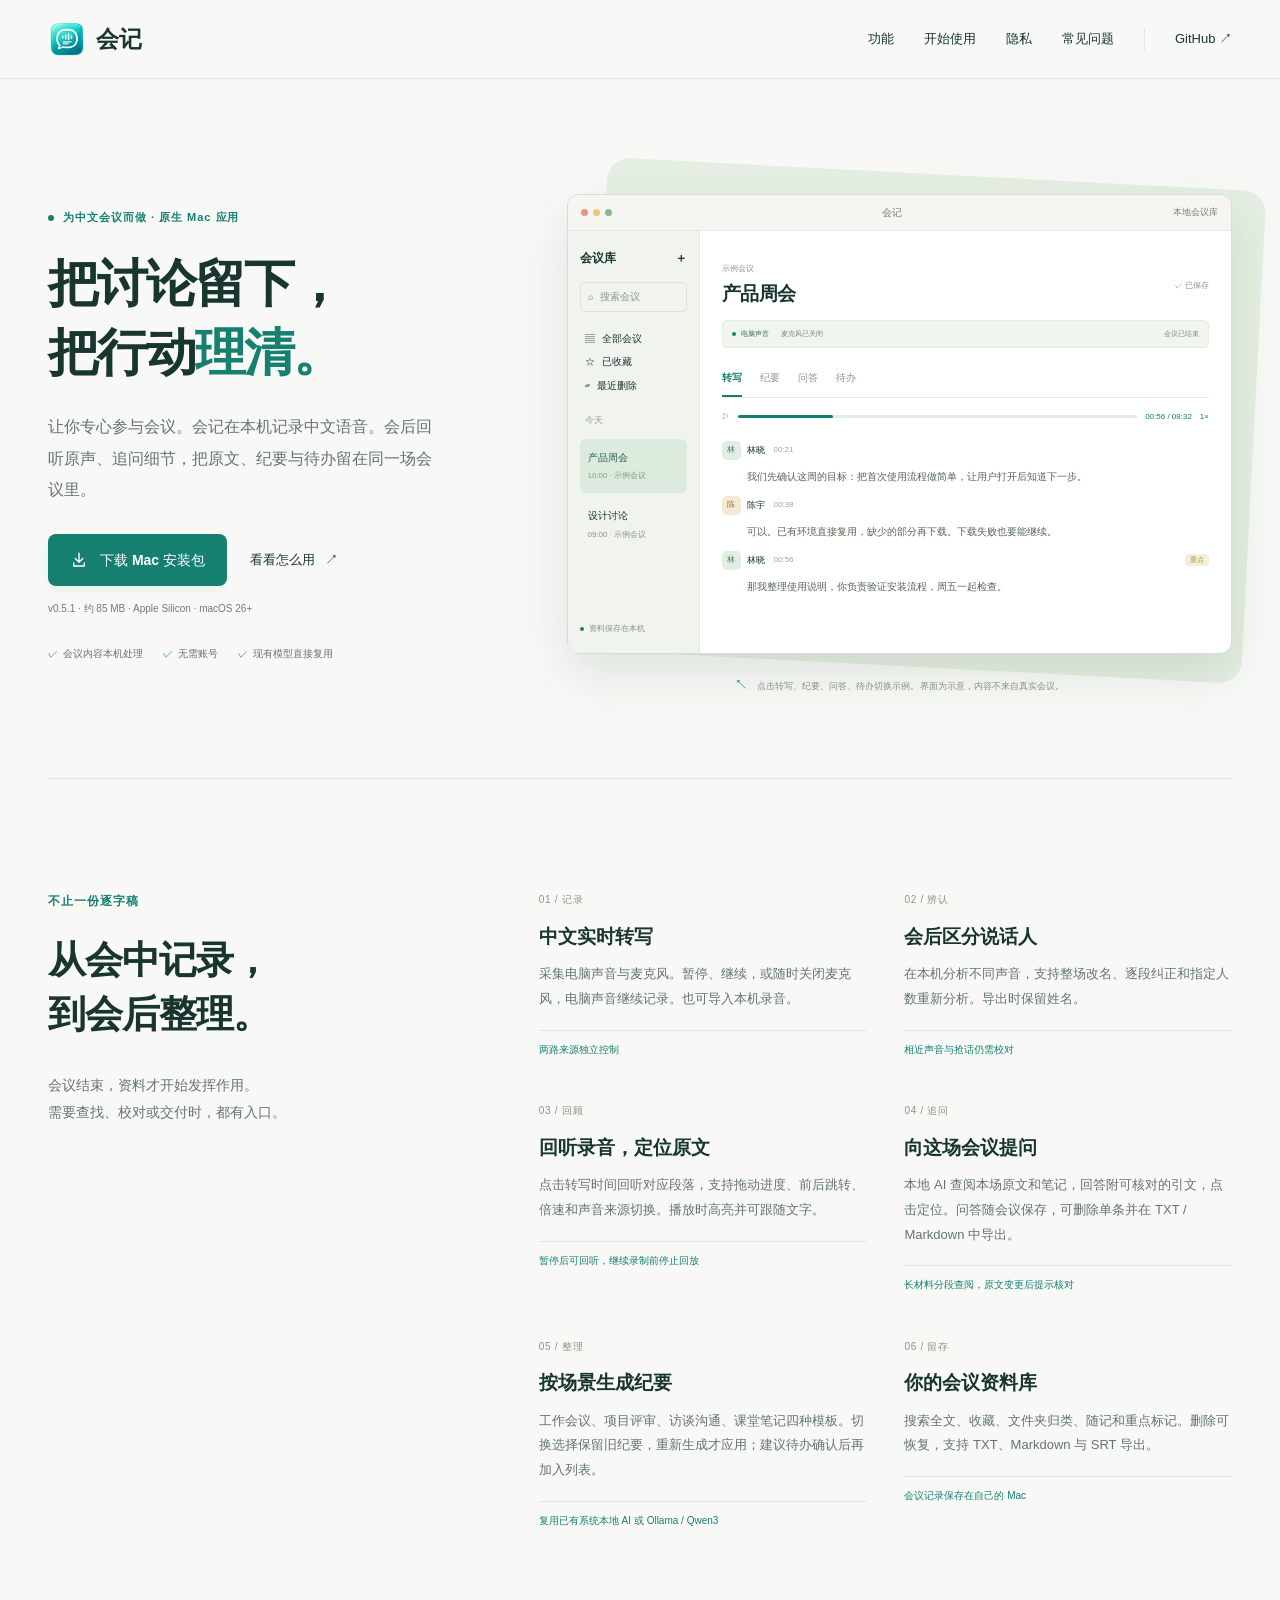
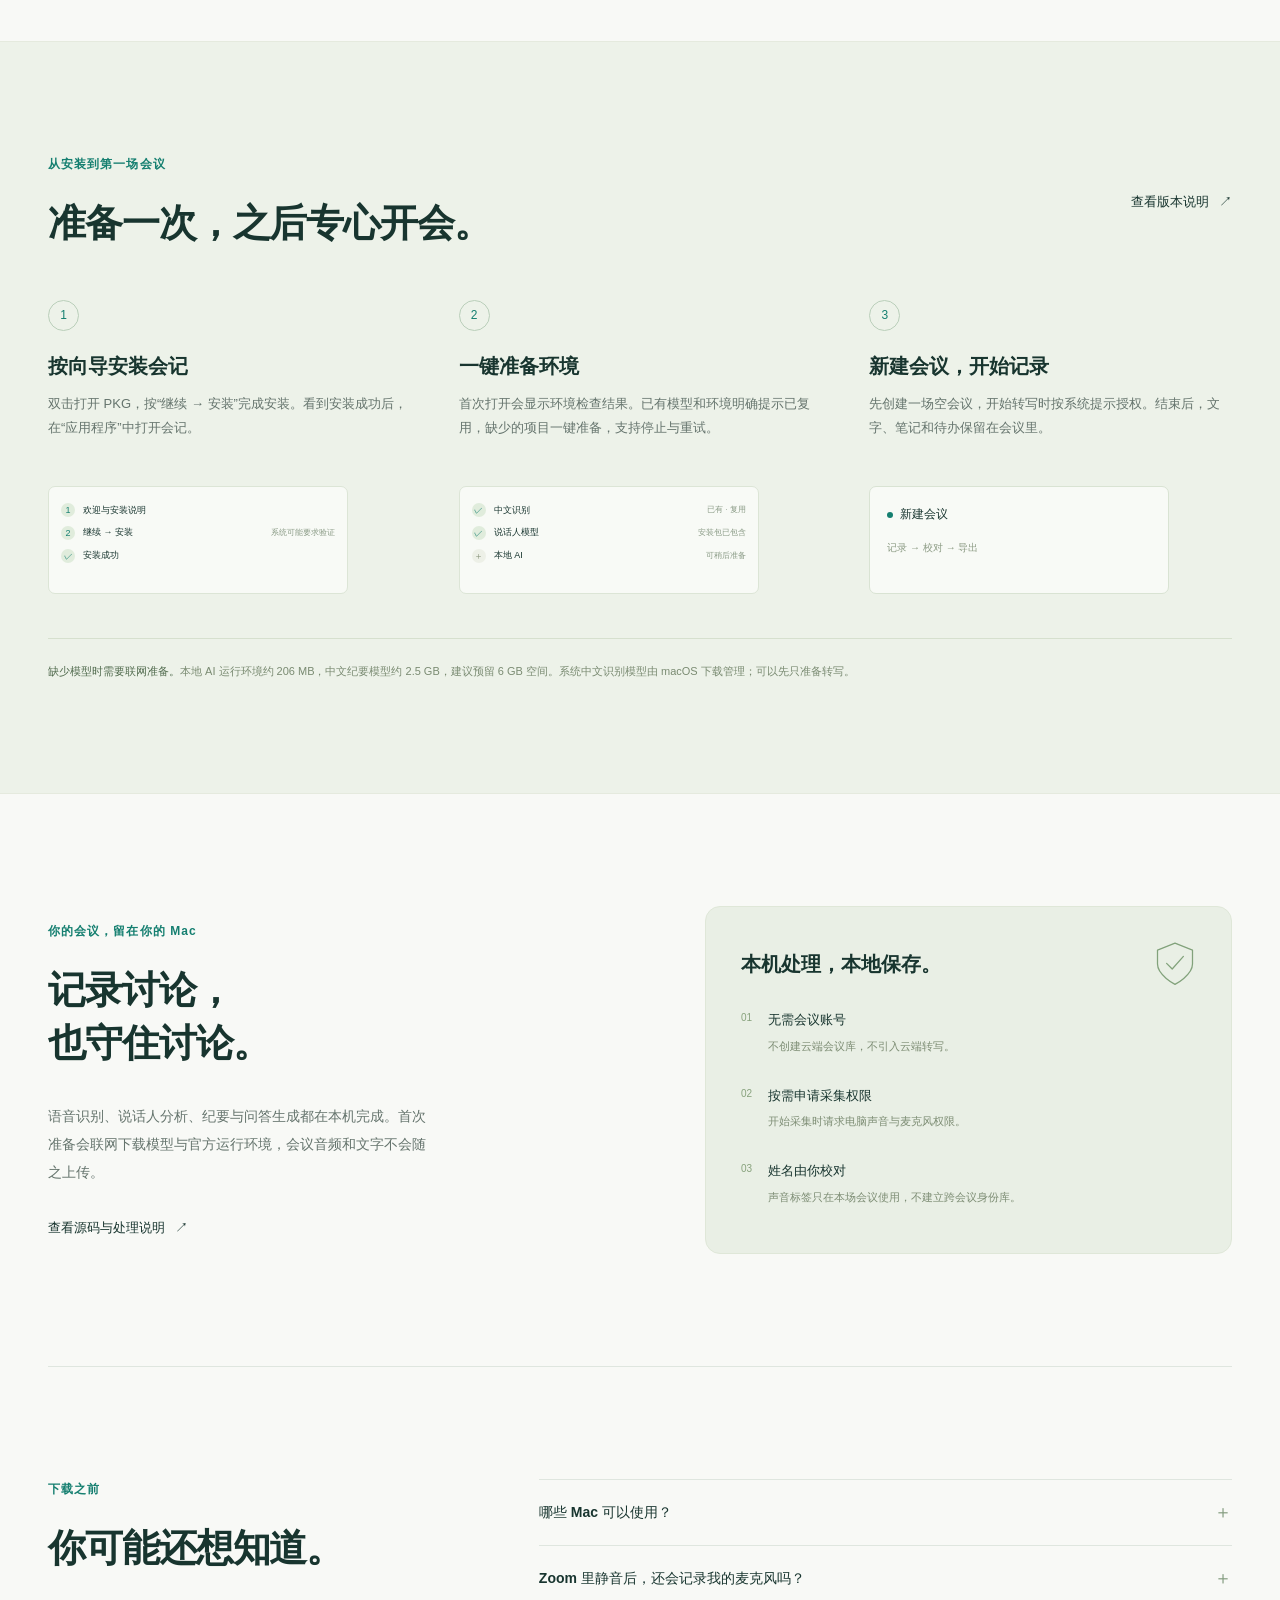
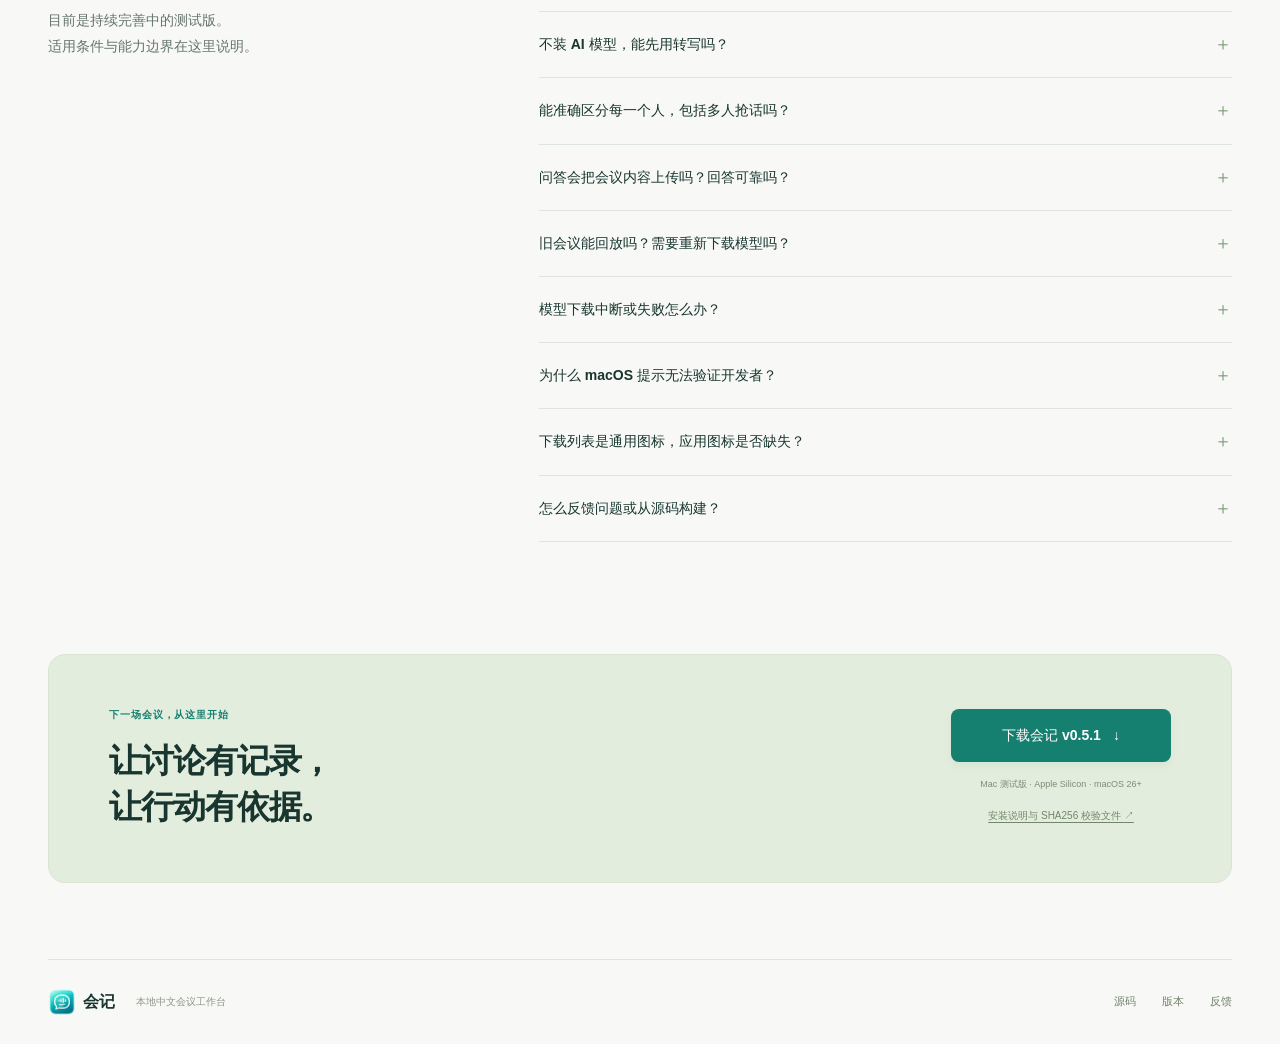
<file: docs/index.html>
<!doctype html>
<html lang="zh-CN">
<head>
  <meta charset="utf-8">
  <meta name="viewport" content="width=device-width, initial-scale=1">
  <meta name="theme-color" content="#f8f9f6">
  <meta name="description" content="会记是原生 Mac 中文会议工作台。实时转写、录音回放、原文问答、场景纪要与会议管理，会议音频和文字只在本机处理。">
  <meta property="og:title" content="会记 · 把讨论留下，把行动理清">
  <meta property="og:description" content="为中文会议而做的本地 Mac 工作台。记录、校对、整理与导出，在你的 Mac 上完成。">
  <meta property="og:type" content="website">
  <meta property="og:url" content="https://aronlele.github.io/huiji/">
  <meta property="og:image" content="https://aronlele.github.io/huiji/icon.png">
  <title>会记 · 本地中文会议工作台</title>
  <link rel="icon" type="image/png" href="icon.png">
  <link rel="stylesheet" href="style.css">
  <script src="site.js" defer></script>
</head>
<body>
  <a class="skip-link" href="#main">跳到正文</a>
  <header class="site-header">
    <div class="container header-inner">
      <a class="brand" href="#" aria-label="会记首页"><img src="icon.png" alt="" width="38" height="38"><span>会记</span></a>
      <button class="menu-toggle" aria-expanded="false" aria-controls="navigation">菜单 <span aria-hidden="true">☰</span></button>
      <nav id="navigation" aria-label="主导航">
        <a href="#features">功能</a><a href="#start">开始使用</a><a href="#privacy">隐私</a><a href="#faq">常见问题</a>
        <a class="nav-github" href="https://github.com/Aronlele/huiji">GitHub <span aria-hidden="true">↗</span></a>
      </nav>
    </div>
  </header>
  <main id="main">
    <section class="hero container" aria-labelledby="hero-title">
      <div class="hero-copy">
        <div class="eyebrow"><span class="status-dot"></span>为中文会议而做 · 原生 Mac 应用</div>
        <h1 id="hero-title">把讨论留下，<br>把行动<span>理清。</span></h1>
        <p class="hero-lead">让你专心参与会议。会记在本机记录中文语音。会后回听原声、追问细节，把原文、纪要与待办留在同一场会议里。</p>
        <div class="hero-actions">
          <a class="button primary" href="https://github.com/Aronlele/huiji/releases/download/v0.5.1/Huiji-0.5.1-macOS-arm64.pkg"><svg viewBox="0 0 24 24" aria-hidden="true"><path d="M12 3v12m-5-5 5 5 5-5M5 16v4h14v-4"/></svg>下载 Mac 安装包</a>
          <a class="text-link" href="#preview">看看怎么用 <span aria-hidden="true">↗</span></a>
        </div>
        <p class="download-meta">v0.5.1 · 约 85 MB · Apple Silicon · macOS 26+</p>
        <ul class="hero-facts" aria-label="产品特点"><li>会议内容本机处理</li><li>无需账号</li><li>现有模型直接复用</li></ul>
      </div>
      <div class="preview-wrap" id="preview">
        <div class="app-window" aria-label="会记界面示意">
          <div class="window-chrome"><div class="traffic-lights" aria-hidden="true"><i></i><i></i><i></i></div><span>会记</span><span class="chrome-label">本地会议库</span></div>
          <div class="app-body">
            <aside class="app-sidebar" aria-label="示例会议列表">
              <div class="sidebar-title">会议库 <span aria-hidden="true">＋</span></div>
              <div class="sidebar-search">⌕&ensp; 搜索会议</div>
              <div class="sidebar-section"><span>▤&ensp; 全部会议</span><span>☆&ensp; 已收藏</span><span>▱&ensp; 最近删除</span></div>
              <div class="sidebar-caption">今天</div>
              <div class="sample-meeting selected"><b>产品周会</b><span>10:00 · 示例会议</span></div>
              <div class="sample-meeting"><b>设计讨论</b><span>09:00 · 示例会议</span></div>
              <div class="sidebar-bottom"><span class="status-dot"></span>资料保存在本机</div>
            </aside>
            <div class="app-workspace">
              <div class="meeting-heading"><div><span class="small-label">示例会议</span><h2>产品周会</h2></div><span class="saved-label">✓ 已保存</span></div>
              <div class="capture-bar"><span><i class="status-dot"></i>电脑声音</span><span class="mic-state">麦克风已关闭</span><span>会议已结束</span></div>
              <div class="demo-tabs" role="tablist" aria-label="切换示例内容">
                <button role="tab" id="tab-transcript" aria-selected="true" aria-controls="panel-transcript">转写</button>
                <button role="tab" id="tab-summary" aria-selected="false" aria-controls="panel-summary" tabindex="-1">纪要</button>
                <button role="tab" id="tab-questions" aria-selected="false" aria-controls="panel-questions" tabindex="-1">问答</button>
                <button role="tab" id="tab-tasks" aria-selected="false" aria-controls="panel-tasks" tabindex="-1">待办</button>
              </div>
              <div class="demo-playback" aria-label="录音回放示意"><span aria-hidden="true">▷</span><div class="playback-progress"><span></span></div><span>00:56 / 08:32</span><span>1×</span></div>
              <div class="demo-content">
                <div role="tabpanel" id="panel-transcript" aria-labelledby="tab-transcript" tabindex="0">
                  <div class="utterance"><div class="speaker"><span class="avatar jade">林</span><b>林晓</b><time>00:21</time></div><p>我们先确认这周的目标：把首次使用流程做简单，让用户打开后知道下一步。</p></div>
                  <div class="utterance"><div class="speaker"><span class="avatar sand">陈</span><b>陈宇</b><time>00:38</time></div><p>可以。已有环境直接复用，缺少的部分再下载。下载失败也要能继续。</p></div>
                  <div class="utterance"><div class="speaker"><span class="avatar jade">林</span><b>林晓</b><time>00:56</time><span class="highlight-label">重点</span></div><p>那我整理使用说明，你负责验证安装流程，周五一起检查。</p></div>
                </div>
                <div role="tabpanel" id="panel-summary" aria-labelledby="tab-summary" tabindex="0" hidden>
                  <div class="summary-label">本地 AI · 工作会议模板 · 示例内容</div><h3>让首次使用更顺畅</h3><p>本次讨论聚焦安装与模型准备。已有环境直接复用；缺少组件按需下载，失败后可重试。</p><h4>达成的决定</h4><ul><li>提供清楚的首次准备向导。</li><li>使用说明与安装验证同步完善。</li></ul><p class="demo-note">纪要可编辑，使用前请核对原文。</p>
                </div>
                <div role="tabpanel" id="panel-questions" aria-labelledby="tab-questions" tabindex="0" hidden>
                  <div class="summary-label">本地问答 · 依据本场原文</div><h3>谁负责验证安装，什么时候检查？</h3><p>陈宇负责验证安装流程，周五一起检查。</p><blockquote class="answer-citation"><b>00:56 · 林晓</b><span>那我整理使用说明，你负责验证安装流程，周五一起检查。</span></blockquote><p class="demo-note">应用内点击引用可定位原文；无可核验依据时明确提示。</p>
                </div>
                <div role="tabpanel" id="panel-tasks" aria-labelledby="tab-tasks" tabindex="0" hidden>
                  <div class="summary-label">建议待办 · 确认后加入会议</div><div class="demo-task"><span class="task-box" aria-hidden="true"></span><div><b>整理首次使用说明</b><p>林晓 · 周五前</p><blockquote>“那我整理使用说明”</blockquote></div></div><div class="demo-task"><span class="task-box" aria-hidden="true"></span><div><b>验证安装与模型准备</b><p>陈宇 · 周五前</p><blockquote>“你负责验证安装流程”</blockquote></div></div><p class="demo-note">负责人、日期与事项均可手动校对。</p>
                </div>
              </div>
            </div>
          </div>
        </div>
        <p class="preview-caption"><span aria-hidden="true">↖</span> 点击转写、纪要、问答、待办切换示例。<br class="mobile-break">界面为示意，内容不来自真实会议。</p>
      </div>
    </section>

    <section class="features section container" id="features" aria-labelledby="features-title">
      <div class="section-intro"><p class="eyebrow">不止一份逐字稿</p><h2 id="features-title">从会中记录，<br>到会后整理。</h2><p>会议结束，资料才开始发挥作用。<br>需要查找、校对或交付时，都有入口。</p></div>
      <div class="feature-grid">
        <article class="feature"><span class="feature-number">01 / 记录</span><h3>中文实时转写</h3><p>采集电脑声音与麦克风。暂停、继续，或随时关闭麦克风，电脑声音继续记录。也可导入本机录音。</p><div class="feature-detail">两路来源独立控制</div></article>
        <article class="feature"><span class="feature-number">02 / 辨认</span><h3>会后区分说话人</h3><p>在本机分析不同声音，支持整场改名、逐段纠正和指定人数重新分析。导出时保留姓名。</p><div class="feature-detail">相近声音与抢话仍需校对</div></article>
        <article class="feature"><span class="feature-number">03 / 回顾</span><h3>回听录音，定位原文</h3><p>点击转写时间回听对应段落，支持拖动进度、前后跳转、倍速和声音来源切换。播放时高亮并可跟随文字。</p><div class="feature-detail">暂停后可回听，继续录制前停止回放</div></article>
        <article class="feature"><span class="feature-number">04 / 追问</span><h3>向这场会议提问</h3><p>本地 AI 查阅本场原文和笔记，回答附可核对的引文，点击定位。问答随会议保存，可删除单条并在 TXT / Markdown 中导出。</p><div class="feature-detail">长材料分段查阅，原文变更后提示核对</div></article>
        <article class="feature"><span class="feature-number">05 / 整理</span><h3>按场景生成纪要</h3><p>工作会议、项目评审、访谈沟通、课堂笔记四种模板。切换选择保留旧纪要，重新生成才应用；建议待办确认后再加入列表。</p><div class="feature-detail">复用已有系统本地 AI 或 Ollama / Qwen3</div></article>
        <article class="feature"><span class="feature-number">06 / 留存</span><h3>你的会议资料库</h3><p>搜索全文、收藏、文件夹归类、随记和重点标记。删除可恢复，支持 TXT、Markdown 与 SRT 导出。</p><div class="feature-detail">会议记录保存在自己的 Mac</div></article>
      </div>
    </section>

    <section class="start-section section" id="start" aria-labelledby="start-title">
      <div class="container">
        <div class="section-heading"><div><p class="eyebrow">从安装到第一场会议</p><h2 id="start-title">准备一次，之后专心开会。</h2></div><a class="text-link" href="https://github.com/Aronlele/huiji/releases/tag/v0.5.1">查看版本说明 <span aria-hidden="true">↗</span></a></div>
        <ol class="steps">
          <li><span class="step-number">1</span><h3>按向导安装会记</h3><p>双击打开 PKG，按“继续 → 安装”完成安装。看到安装成功后，在“应用程序”中打开会记。</p><div class="setup-visual" aria-label="安装向导：继续、安装、安装成功"><span><i class="check-mark">1</i> 欢迎与安装说明</span><span><i class="check-mark">2</i> 继续 → 安装 <small>系统可能要求验证</small></span><span><i class="check-mark">✓</i> 安装成功</span></div></li>
          <li><span class="step-number">2</span><h3>一键准备环境</h3><p>首次打开会显示环境检查结果。已有模型和环境明确提示已复用，缺少的项目一键准备，支持停止与重试。</p><div class="setup-visual"><span><i class="check-mark">✓</i> 中文识别 <small>已有 · 复用</small></span><span><i class="check-mark">✓</i> 说话人模型 <small>安装包已包含</small></span><span><i class="optional-mark">＋</i> 本地 AI <small>可稍后准备</small></span></div></li>
          <li><span class="step-number">3</span><h3>新建会议，开始记录</h3><p>先创建一场空会议，开始转写时按系统提示授权。结束后，文字、笔记和待办保留在会议里。</p><div class="meeting-visual"><span class="status-dot"></span><b>新建会议</b><span>记录 → 校对 → 导出</span></div></li>
        </ol>
        <div class="setup-footnote"><b>缺少模型时需要联网准备。</b>本地 AI 运行环境约 206 MB，中文纪要模型约 2.5 GB，建议预留 6 GB 空间。系统中文识别模型由 macOS 下载管理；可以先只准备转写。</div>
      </div>
    </section>

    <section class="privacy section container" id="privacy" aria-labelledby="privacy-title">
      <div class="privacy-copy"><p class="eyebrow">你的会议，留在你的 Mac</p><h2 id="privacy-title">记录讨论，<br>也守住讨论。</h2><p>语音识别、说话人分析、纪要与问答生成都在本机完成。首次准备会联网下载模型与官方运行环境，会议音频和文字不会随之上传。</p><a class="text-link" href="https://github.com/Aronlele/huiji#本地-ai">查看源码与处理说明 <span aria-hidden="true">↗</span></a></div>
      <div class="privacy-panel"><svg class="privacy-symbol" viewBox="0 0 60 66" aria-hidden="true"><path d="M30 3 55 13v20c0 16-25 29-25 29S5 49 5 33V13z"/><path d="m18 32 8 8 16-18"/></svg><h3>本机处理，本地保存。</h3><ul><li><span>01</span><div><b>无需会议账号</b><p>不创建云端会议库，不引入云端转写。</p></div></li><li><span>02</span><div><b>按需申请采集权限</b><p>开始采集时请求电脑声音与麦克风权限。</p></div></li><li><span>03</span><div><b>姓名由你校对</b><p>声音标签只在本场会议使用，不建立跨会议身份库。</p></div></li></ul></div>
    </section>

    <section class="faq section container" id="faq" aria-labelledby="faq-title">
      <div class="section-intro"><p class="eyebrow">下载之前</p><h2 id="faq-title">你可能还想知道。</h2><p>目前是持续完善中的测试版。<br>适用条件与能力边界在这里说明。</p></div>
      <div class="faq-list">
        <details><summary>哪些 Mac 可以使用？</summary><p>需要 Apple Silicon Mac（M 系列芯片）与 macOS 26 或更新版本，系统中文识别模型需要可用。当前安装包不支持 Intel Mac。</p></details>
        <details><summary>Zoom 里静音后，还会记录我的麦克风吗？</summary><p>Zoom 静音和会记的麦克风开关相互独立。需要停止记录你的麦克风时，请在会记里关闭麦克风；电脑声音继续转写。使用外放时也建议关闭会记麦克风，减少重复内容。</p></details>
        <details><summary>不装 AI 模型，能先用转写吗？</summary><p>可以。在环境准备向导中取消“同时准备自动纪要与待办”，先准备中文识别。以后从“模型与环境”补齐即可。AI 不可用时，已有转写、笔记与会议记录仍可使用。</p></details>
        <details><summary>能准确区分每一个人，包括多人抢话吗？</summary><p>当前提供会后本地说话人分离，支持改名与手动纠正。相近声线、极短接话、噪声和多人重叠仍可能误分；尚不能把同时讲话的每个人都完整转写出来，也不会自动获取 Zoom 参会人的真实姓名。纪要、问答和待办同样需要核对原文。</p></details>
        <details><summary>问答会把会议内容上传吗？回答可靠吗？</summary><p>问答复用这台 Mac 上的本地 AI，只查阅本场转写与笔记，不上传会议内容。引用会逐字核对原文；没有可核验依据时明确提示。AI 仍可能误解或遗漏，引用校验不能保证推理正确，请核对原文。原文或笔记变更后，已保存回答会提示重新核对。</p></details>
        <details><summary>旧会议能回放吗？需要重新下载模型吗？</summary><p>有本地录音的会议可回放，旧版只有文本的记录无法补回声音，但仍能查看和提问。0.5.1 继续复用已有模型与环境；更新安装方式无需重新下载模型。</p></details>
        <details><summary>模型下载中断或失败怎么办？</summary><p>在“模型与环境”中重新检查并重试。已完成的组件保留，Ollama 模型支持续传；运行环境压缩包中断后会重新下载。已有环境复用与本地 AI 运行环境安装已验证；新安装向导已验证到安装确认页，完整的新 Mac 安装体验仍需进一步验证。</p></details>
        <details><summary>为什么 macOS 提示无法验证开发者？</summary><p>目前测试版尚未完成 Apple Developer ID 签名与 Apple 公证。请确认安装包来自本项目 Release，并按发布说明核对校验值，再参考 <a href="https://support.apple.com/zh-cn/102445">Apple 官方打开说明</a>。无需关闭系统安全保护。</p></details>
        <details><summary>下载列表是通用图标，应用图标是否缺失？</summary><p>下载列表中的 PKG 安装器图标不代表应用图标。“会记.app”包含会记图标；双击 PKG 按向导安装后即可在“应用程序”看到。</p></details>
        <details><summary>怎么反馈问题或从源码构建？</summary><p>可在 <a href="https://github.com/Aronlele/huiji/issues">GitHub Issues</a> 反馈，并说明系统版本、应用版本与复现步骤。请勿在公开问题中贴会议原文、录音或个人信息。构建方法与第三方组件说明见 <a href="https://github.com/Aronlele/huiji#从源码构建">项目 README</a>。当前项目尚未指定源码许可证。</p></details>
      </div>
    </section>

    <section class="download-section container" aria-labelledby="download-title"><div><p class="eyebrow">下一场会议，从这里开始</p><h2 id="download-title">让讨论有记录，<br>让行动有依据。</h2></div><div class="download-cta"><a class="button primary" href="https://github.com/Aronlele/huiji/releases/download/v0.5.1/Huiji-0.5.1-macOS-arm64.pkg">下载会记 v0.5.1 <span aria-hidden="true">↓</span></a><p>Mac 测试版 · Apple Silicon · macOS 26+</p><a href="https://github.com/Aronlele/huiji/releases/tag/v0.5.1">安装说明与 SHA256 校验文件 ↗</a></div></section>
  </main>
  <footer class="container site-footer"><a class="brand" href="#"><img src="icon.png" alt="" width="28" height="28"><span>会记</span></a><p>本地中文会议工作台</p><div><a href="https://github.com/Aronlele/huiji">源码</a><a href="https://github.com/Aronlele/huiji/releases">版本</a><a href="https://github.com/Aronlele/huiji/issues">反馈</a></div></footer>
</body>
</html>
</file>
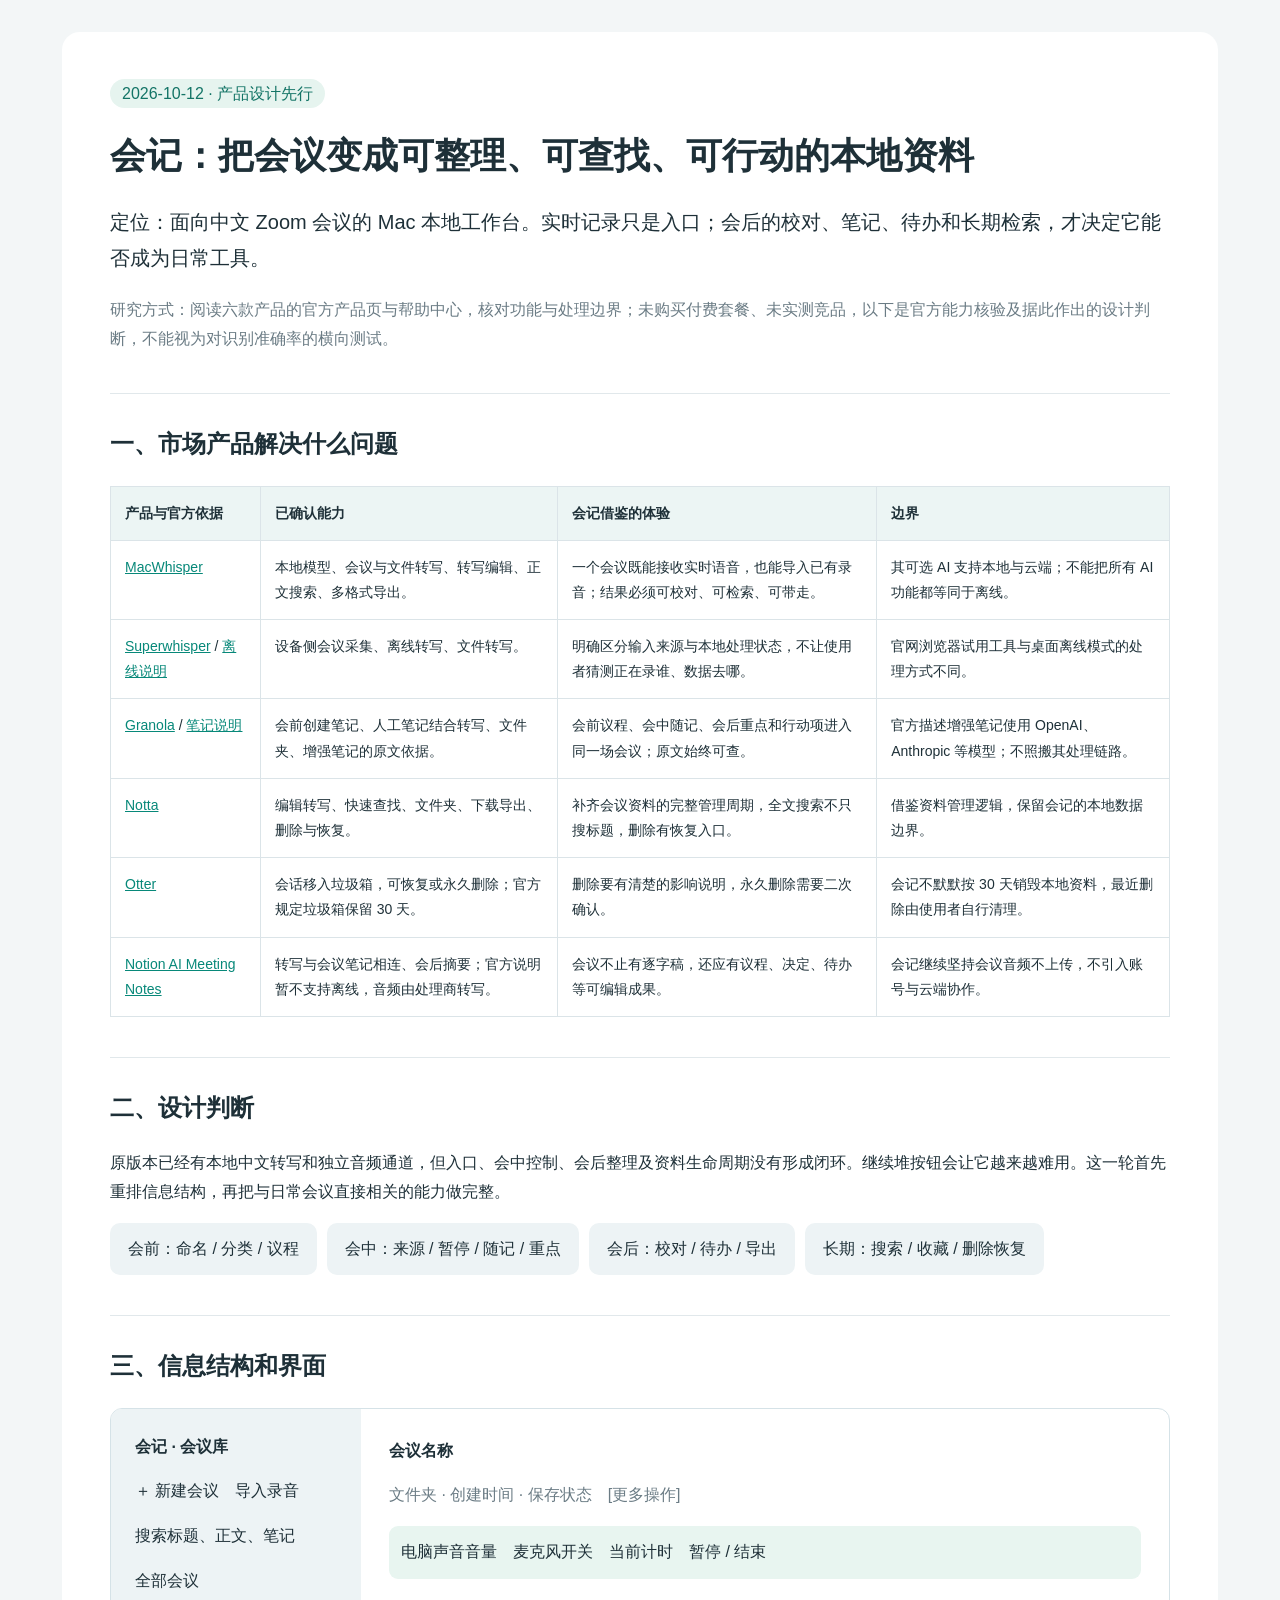
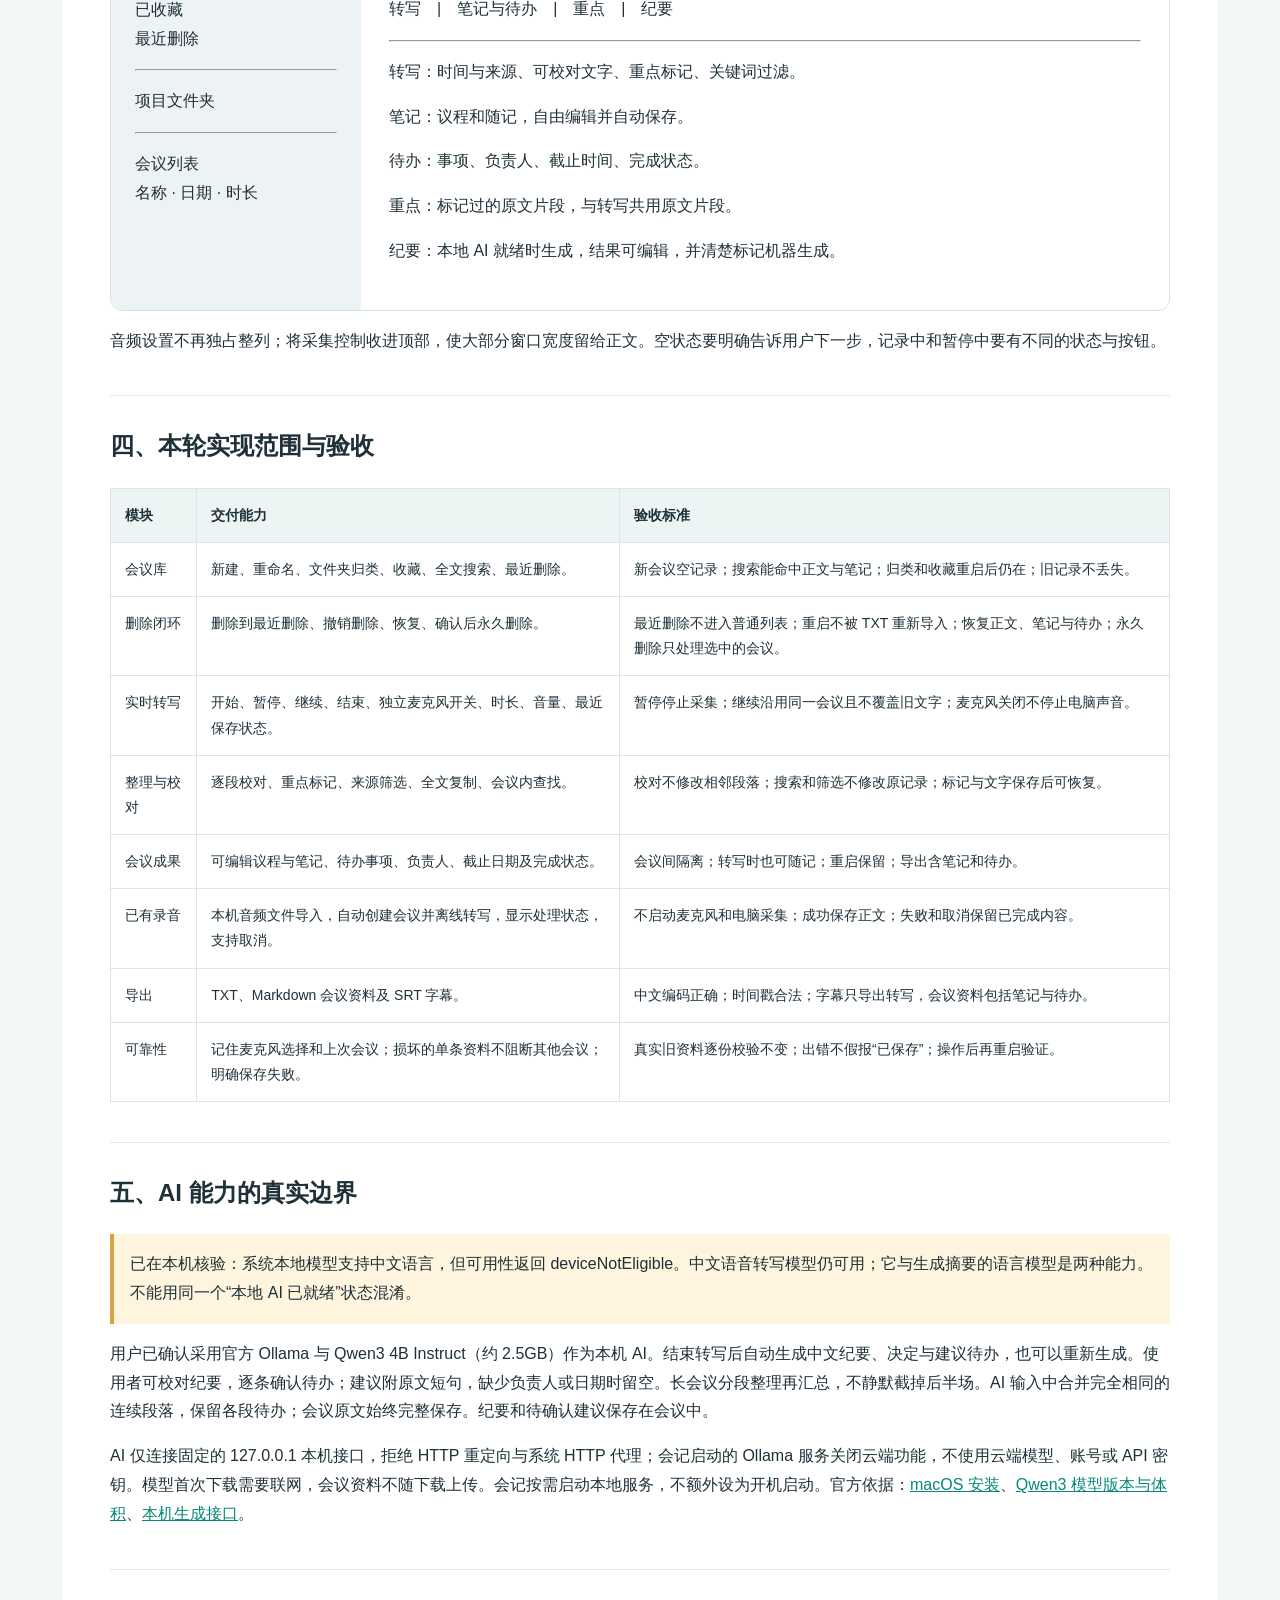
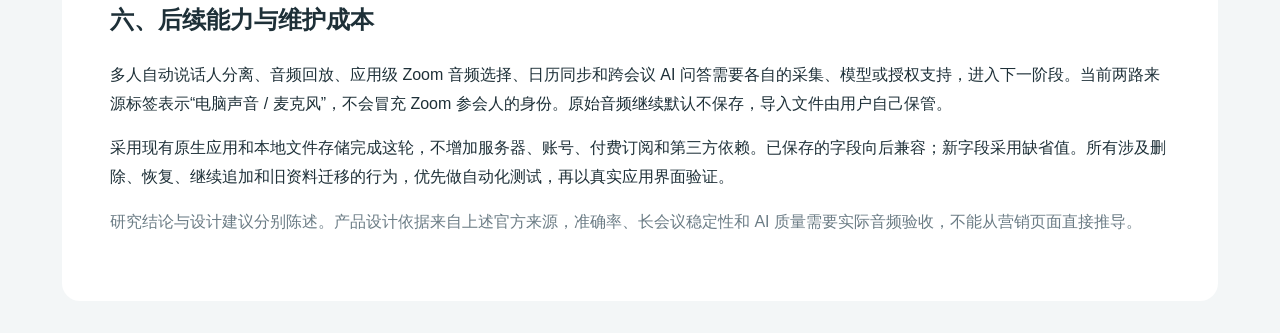
<file: design/product-design.html>
<!doctype html><html lang="zh-CN"><meta charset="utf-8"><meta name="viewport" content="width=device-width,initial-scale=1"><title>会记 · 竞品研究与产品设计</title><style>body{margin:0;background:#f3f6f7;color:#1e3038;font:16px/1.8 -apple-system,BlinkMacSystemFont,sans-serif}main{max-width:1060px;margin:32px auto;background:white;padding:48px;border-radius:18px}h1{font-size:36px;line-height:1.3}h2{margin-top:40px;border-top:1px solid #e1e8eb;padding-top:28px}h3{margin-top:28px}a{color:#078879}table{border-collapse:collapse;width:100%;font-size:14px}th,td{padding:14px;border:1px solid #dbe4e8;vertical-align:top;text-align:left}th{background:#ecf5f4}.tag{padding:6px 12px;border-radius:20px;background:#e6f4ef;color:#137466}.lead{font-size:20px}.flow{display:flex;gap:10px;flex-wrap:wrap}.flow span{background:#edf3f5;padding:12px 18px;border-radius:10px}.wire{display:grid;grid-template-columns:250px 1fr;border:1px solid #d5e2e7;border-radius:12px;overflow:hidden;min-height:340px}.sidebar{background:#edf3f5;padding:24px}.workspace{padding:28px}.bar{background:#e8f5f0;padding:12px;border-radius:9px}.muted{color:#6b7c85}.callout{background:#fff4de;border-left:4px solid #d7a240;padding:16px}li{margin:6px 0}@media(max-width:800px){main{padding:22px;margin:0}table{font-size:12px}.wire{grid-template-columns:170px 1fr}}</style><main>
<span class="tag">2026-10-12 · 产品设计先行</span><h1>会记：把会议变成可整理、可查找、可行动的本地资料</h1><p class="lead">定位：面向中文 Zoom 会议的 Mac 本地工作台。实时记录只是入口；会后的校对、笔记、待办和长期检索，才决定它能否成为日常工具。</p><p class="muted">研究方式：阅读六款产品的官方产品页与帮助中心，核对功能与处理边界；未购买付费套餐、未实测竞品，以下是官方能力核验及据此作出的设计判断，不能视为对识别准确率的横向测试。</p>
<h2>一、市场产品解决什么问题</h2><table><tr><th>产品与官方依据</th><th>已确认能力</th><th>会记借鉴的体验</th><th>边界</th></tr>
<tr><td><a href="https://www.macwhisper.com/">MacWhisper</a></td><td>本地模型、会议与文件转写、转写编辑、正文搜索、多格式导出。</td><td>一个会议既能接收实时语音，也能导入已有录音；结果必须可校对、可检索、可带走。</td><td>其可选 AI 支持本地与云端；不能把所有 AI 功能都等同于离线。</td></tr>
<tr><td><a href="https://ai.superwhisper.com/meeting-transcription">Superwhisper</a> / <a href="https://superwhisper.com/offline-transcription">离线说明</a></td><td>设备侧会议采集、离线转写、文件转写。</td><td>明确区分输入来源与本地处理状态，不让使用者猜测正在录谁、数据去哪。</td><td>官网浏览器试用工具与桌面离线模式的处理方式不同。</td></tr>
<tr><td><a href="https://docs.granola.ai/help-center/getting-started/granola-101">Granola</a> / <a href="https://docs.granola.ai/help-center/taking-notes/ai-enhanced-notes">笔记说明</a></td><td>会前创建笔记、人工笔记结合转写、文件夹、增强笔记的原文依据。</td><td>会前议程、会中随记、会后重点和行动项进入同一场会议；原文始终可查。</td><td>官方描述增强笔记使用 OpenAI、Anthropic 等模型；不照搬其处理链路。</td></tr>
<tr><td><a href="https://support.notta.ai/hc/en-us/categories/33707768828827-Data-Operations">Notta</a></td><td>编辑转写、快速查找、文件夹、下载导出、删除与恢复。</td><td>补齐会议资料的完整管理周期，全文搜索不只搜标题，删除有恢复入口。</td><td>借鉴资料管理逻辑，保留会记的本地数据边界。</td></tr>
<tr><td><a href="https://help.otter.ai/hc/en-us/articles/360047733414-Delete-a-conversation">Otter</a></td><td>会话移入垃圾箱，可恢复或永久删除；官方规定垃圾箱保留 30 天。</td><td>删除要有清楚的影响说明，永久删除需要二次确认。</td><td>会记不默默按 30 天销毁本地资料，最近删除由使用者自行清理。</td></tr>
<tr><td><a href="https://www.notion.com/help/ai-meeting-notes">Notion AI Meeting Notes</a></td><td>转写与会议笔记相连、会后摘要；官方说明暂不支持离线，音频由处理商转写。</td><td>会议不止有逐字稿，还应有议程、决定、待办等可编辑成果。</td><td>会记继续坚持会议音频不上传，不引入账号与云端协作。</td></tr></table>
<h2>二、设计判断</h2><p>原版本已经有本地中文转写和独立音频通道，但入口、会中控制、会后整理及资料生命周期没有形成闭环。继续堆按钮会让它越来越难用。这一轮首先重排信息结构，再把与日常会议直接相关的能力做完整。</p><div class="flow"><span>会前：命名 / 分类 / 议程</span><span>会中：来源 / 暂停 / 随记 / 重点</span><span>会后：校对 / 待办 / 导出</span><span>长期：搜索 / 收藏 / 删除恢复</span></div>
<h2>三、信息结构和界面</h2><div class="wire"><div class="sidebar"><b>会记 · 会议库</b><p>＋ 新建会议　导入录音</p><p>搜索标题、正文、笔记</p><p>全部会议<br>已收藏<br>最近删除</p><hr><p>项目文件夹</p><hr><p>会议列表<br>名称 · 日期 · 时长</p></div><div class="workspace"><b>会议名称</b><p class="muted">文件夹 · 创建时间 · 保存状态　[更多操作]</p><div class="bar">电脑声音音量　麦克风开关　当前计时　暂停 / 结束</div><p>转写　|　笔记与待办　|　重点　|　纪要</p><hr><p>转写：时间与来源、可校对文字、重点标记、关键词过滤。</p><p>笔记：议程和随记，自由编辑并自动保存。</p><p>待办：事项、负责人、截止时间、完成状态。</p><p>重点：标记过的原文片段，与转写共用原文片段。</p><p>纪要：本地 AI 就绪时生成，结果可编辑，并清楚标记机器生成。</p></div></div><p>音频设置不再独占整列；将采集控制收进顶部，使大部分窗口宽度留给正文。空状态要明确告诉用户下一步，记录中和暂停中要有不同的状态与按钮。</p>
<h2>四、本轮实现范围与验收</h2><table><tr><th>模块</th><th>交付能力</th><th>验收标准</th></tr>
<tr><td>会议库</td><td>新建、重命名、文件夹归类、收藏、全文搜索、最近删除。</td><td>新会议空记录；搜索能命中正文与笔记；归类和收藏重启后仍在；旧记录不丢失。</td></tr>
<tr><td>删除闭环</td><td>删除到最近删除、撤销删除、恢复、确认后永久删除。</td><td>最近删除不进入普通列表；重启不被 TXT 重新导入；恢复正文、笔记与待办；永久删除只处理选中的会议。</td></tr>
<tr><td>实时转写</td><td>开始、暂停、继续、结束、独立麦克风开关、时长、音量、最近保存状态。</td><td>暂停停止采集；继续沿用同一会议且不覆盖旧文字；麦克风关闭不停止电脑声音。</td></tr>
<tr><td>整理与校对</td><td>逐段校对、重点标记、来源筛选、全文复制、会议内查找。</td><td>校对不修改相邻段落；搜索和筛选不修改原记录；标记与文字保存后可恢复。</td></tr>
<tr><td>会议成果</td><td>可编辑议程与笔记、待办事项、负责人、截止日期及完成状态。</td><td>会议间隔离；转写时也可随记；重启保留；导出含笔记和待办。</td></tr>
<tr><td>已有录音</td><td>本机音频文件导入，自动创建会议并离线转写，显示处理状态，支持取消。</td><td>不启动麦克风和电脑采集；成功保存正文；失败和取消保留已完成内容。</td></tr>
<tr><td>导出</td><td>TXT、Markdown 会议资料及 SRT 字幕。</td><td>中文编码正确；时间戳合法；字幕只导出转写，会议资料包括笔记与待办。</td></tr>
<tr><td>可靠性</td><td>记住麦克风选择和上次会议；损坏的单条资料不阻断其他会议；明确保存失败。</td><td>真实旧资料逐份校验不变；出错不假报“已保存”；操作后再重启验证。</td></tr></table>
<h2>五、AI 能力的真实边界</h2><div class="callout">已在本机核验：系统本地模型支持中文语言，但可用性返回 deviceNotEligible。中文语音转写模型仍可用；它与生成摘要的语言模型是两种能力。不能用同一个“本地 AI 已就绪”状态混淆。</div><p>用户已确认采用官方 Ollama 与 Qwen3 4B Instruct（约 2.5GB）作为本机 AI。结束转写后自动生成中文纪要、决定与建议待办，也可以重新生成。使用者可校对纪要，逐条确认待办；建议附原文短句，缺少负责人或日期时留空。长会议分段整理再汇总，不静默截掉后半场。AI 输入中合并完全相同的连续段落，保留各段待办；会议原文始终完整保存。纪要和待确认建议保存在会议中。</p><p>AI 仅连接固定的 127.0.0.1 本机接口，拒绝 HTTP 重定向与系统 HTTP 代理；会记启动的 Ollama 服务关闭云端功能，不使用云端模型、账号或 API 密钥。模型首次下载需要联网，会议资料不随下载上传。会记按需启动本地服务，不额外设为开机启动。官方依据：<a href="https://docs.ollama.com/macos">macOS 安装</a>、<a href="https://ollama.com/library/qwen3/tags">Qwen3 模型版本与体积</a>、<a href="https://docs.ollama.com/api/generate">本机生成接口</a>。</p><h2>六、后续能力与维护成本</h2><p>多人自动说话人分离、音频回放、应用级 Zoom 音频选择、日历同步和跨会议 AI 问答需要各自的采集、模型或授权支持，进入下一阶段。当前两路来源标签表示“电脑声音 / 麦克风”，不会冒充 Zoom 参会人的身份。原始音频继续默认不保存，导入文件由用户自己保管。</p><p>采用现有原生应用和本地文件存储完成这轮，不增加服务器、账号、付费订阅和第三方依赖。已保存的字段向后兼容；新字段采用缺省值。所有涉及删除、恢复、继续追加和旧资料迁移的行为，优先做自动化测试，再以真实应用界面验证。</p><p class="muted">研究结论与设计建议分别陈述。产品设计依据来自上述官方来源，准确率、长会议稳定性和 AI 质量需要实际音频验收，不能从营销页面直接推导。</p></main></html>
</file>
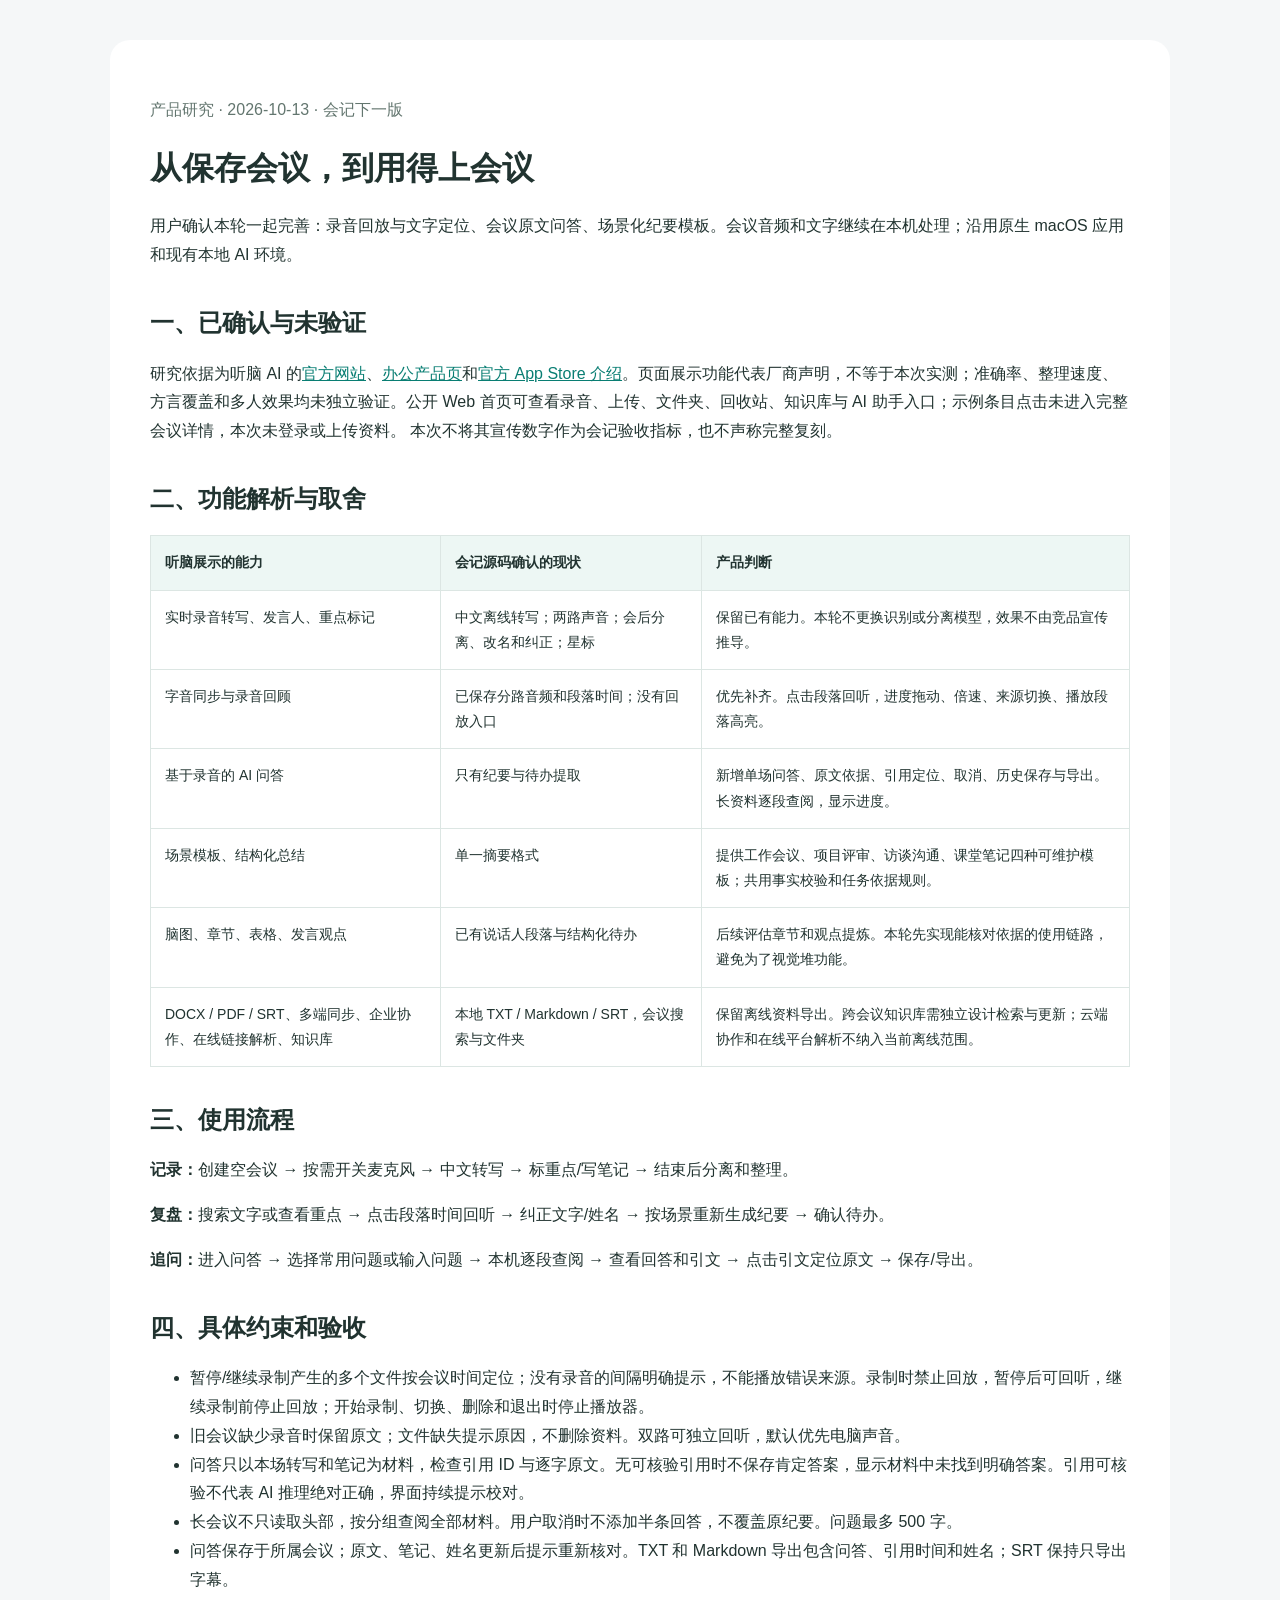
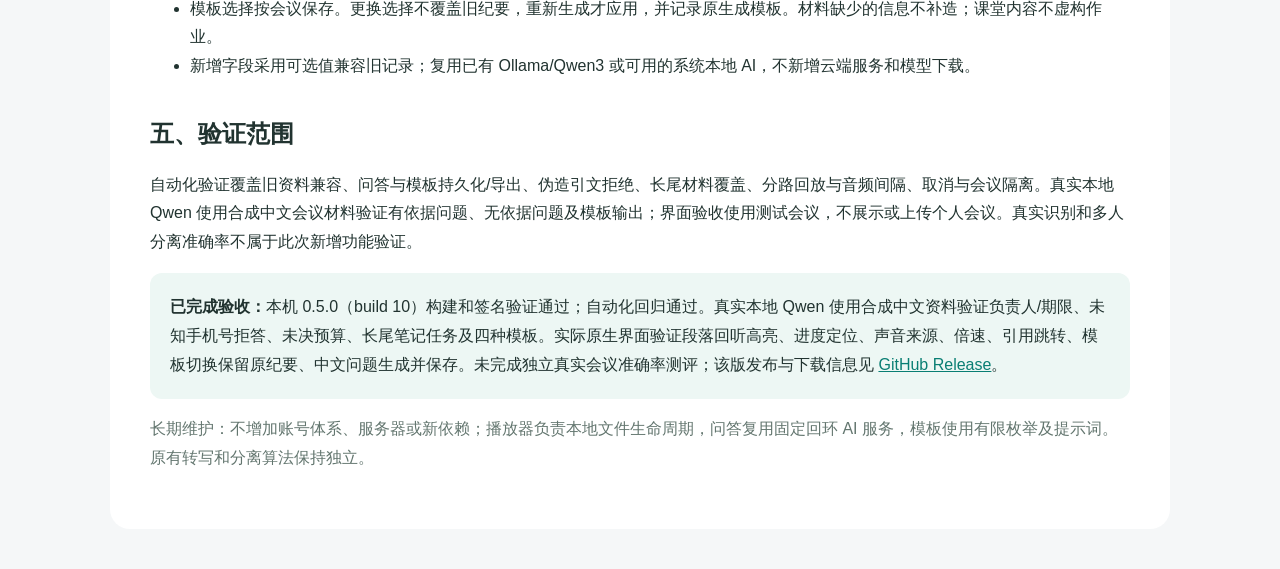
<file: design/tingnao-review.html>
<!doctype html><html lang="zh-CN"><meta charset="utf-8"><meta name="viewport" content="width=device-width,initial-scale=1"><title>会记 · 听脑 AI 产品研究与改进方案</title><style>body{margin:0;background:#f5f7f8;color:#213330;font:16px/1.8 -apple-system,BlinkMacSystemFont,sans-serif}main{max-width:980px;margin:40px auto;padding:40px;background:white;border-radius:20px}h1,h2{line-height:1.4}h2{margin-top:36px}a{color:#097e73}table{border-collapse:collapse;width:100%;font-size:14px}th,td{border:1px solid #dce6e3;text-align:left;padding:14px;vertical-align:top}th{background:#edf7f4}.callout{background:#edf7f4;padding:20px;border-radius:12px}.muted{color:#63766f}@media(max-width:700px){main{margin:0;padding:22px;border-radius:0}table{font-size:12px}td,th{padding:8px}}</style><main>
<p class="muted">产品研究 · 2026-10-13 · 会记下一版</p><h1>从保存会议，到用得上会议</h1>
<p>用户确认本轮一起完善：录音回放与文字定位、会议原文问答、场景化纪要模板。会议音频和文字继续在本机处理；沿用原生 macOS 应用和现有本地 AI 环境。</p>
<h2>一、已确认与未验证</h2><p>研究依据为听脑 AI 的<a href="https://itingnao.com/">官方网站</a>、<a href="https://itingnao.com/official">办公产品页</a>和<a href="https://apps.apple.com/cn/app/听脑ai-实时录音转文字总结助手/id6670379647">官方 App Store 介绍</a>。页面展示功能代表厂商声明，不等于本次实测；准确率、整理速度、方言覆盖和多人效果均未独立验证。公开 Web 首页可查看录音、上传、文件夹、回收站、知识库与 AI 助手入口；示例条目点击未进入完整会议详情，本次未登录或上传资料。
本次不将其宣传数字作为会记验收指标，也不声称完整复刻。</p>
<h2>二、功能解析与取舍</h2><table><tr><th>听脑展示的能力</th><th>会记源码确认的现状</th><th>产品判断</th></tr>
<tr><td>实时录音转写、发言人、重点标记</td><td>中文离线转写；两路声音；会后分离、改名和纠正；星标</td><td>保留已有能力。本轮不更换识别或分离模型，效果不由竞品宣传推导。</td></tr>
<tr><td>字音同步与录音回顾</td><td>已保存分路音频和段落时间；没有回放入口</td><td>优先补齐。点击段落回听，进度拖动、倍速、来源切换、播放段落高亮。</td></tr>
<tr><td>基于录音的 AI 问答</td><td>只有纪要与待办提取</td><td>新增单场问答、原文依据、引用定位、取消、历史保存与导出。长资料逐段查阅，显示进度。</td></tr>
<tr><td>场景模板、结构化总结</td><td>单一摘要格式</td><td>提供工作会议、项目评审、访谈沟通、课堂笔记四种可维护模板；共用事实校验和任务依据规则。</td></tr>
<tr><td>脑图、章节、表格、发言观点</td><td>已有说话人段落与结构化待办</td><td>后续评估章节和观点提炼。本轮先实现能核对依据的使用链路，避免为了视觉堆功能。</td></tr>
<tr><td>DOCX / PDF / SRT、多端同步、企业协作、在线链接解析、知识库</td><td>本地 TXT / Markdown / SRT，会议搜索与文件夹</td><td>保留离线资料导出。跨会议知识库需独立设计检索与更新；云端协作和在线平台解析不纳入当前离线范围。</td></tr>
</table>
<h2>三、使用流程</h2><p><b>记录：</b>创建空会议 → 按需开关麦克风 → 中文转写 → 标重点/写笔记 → 结束后分离和整理。</p><p><b>复盘：</b>搜索文字或查看重点 → 点击段落时间回听 → 纠正文字/姓名 → 按场景重新生成纪要 → 确认待办。</p><p><b>追问：</b>进入问答 → 选择常用问题或输入问题 → 本机逐段查阅 → 查看回答和引文 → 点击引文定位原文 → 保存/导出。</p>
<h2>四、具体约束和验收</h2><ul>
<li>暂停/继续录制产生的多个文件按会议时间定位；没有录音的间隔明确提示，不能播放错误来源。录制时禁止回放，暂停后可回听，继续录制前停止回放；开始录制、切换、删除和退出时停止播放器。</li>
<li>旧会议缺少录音时保留原文；文件缺失提示原因，不删除资料。双路可独立回听，默认优先电脑声音。</li>
<li>问答只以本场转写和笔记为材料，检查引用 ID 与逐字原文。无可核验引用时不保存肯定答案，显示材料中未找到明确答案。引用可核验不代表 AI 推理绝对正确，界面持续提示校对。</li>
<li>长会议不只读取头部，按分组查阅全部材料。用户取消时不添加半条回答，不覆盖原纪要。问题最多 500 字。</li>
<li>问答保存于所属会议；原文、笔记、姓名更新后提示重新核对。TXT 和 Markdown 导出包含问答、引用时间和姓名；SRT 保持只导出字幕。</li>
<li>模板选择按会议保存。更换选择不覆盖旧纪要，重新生成才应用，并记录原生成模板。材料缺少的信息不补造；课堂内容不虚构作业。</li>
<li>新增字段采用可选值兼容旧记录；复用已有 Ollama/Qwen3 或可用的系统本地 AI，不新增云端服务和模型下载。</li>
</ul><h2>五、验证范围</h2><p>自动化验证覆盖旧资料兼容、问答与模板持久化/导出、伪造引文拒绝、长尾材料覆盖、分路回放与音频间隔、取消与会议隔离。真实本地 Qwen 使用合成中文会议材料验证有依据问题、无依据问题及模板输出；界面验收使用测试会议，不展示或上传个人会议。真实识别和多人分离准确率不属于此次新增功能验证。</p><div class="callout"><b>已完成验收：</b>本机 0.5.0（build 10）构建和签名验证通过；自动化回归通过。真实本地 Qwen 使用合成中文资料验证负责人/期限、未知手机号拒答、未决预算、长尾笔记任务及四种模板。实际原生界面验证段落回听高亮、进度定位、声音来源、倍速、引用跳转、模板切换保留原纪要、中文问题生成并保存。未完成独立真实会议准确率测评；该版发布与下载信息见 <a href="https://github.com/Aronlele/huiji/releases/tag/v0.5.0">GitHub Release</a>。</div><p class="muted">长期维护：不增加账号体系、服务器或新依赖；播放器负责本地文件生命周期，问答复用固定回环 AI 服务，模板使用有限枚举及提示词。原有转写和分离算法保持独立。</p></main></html>
</file>
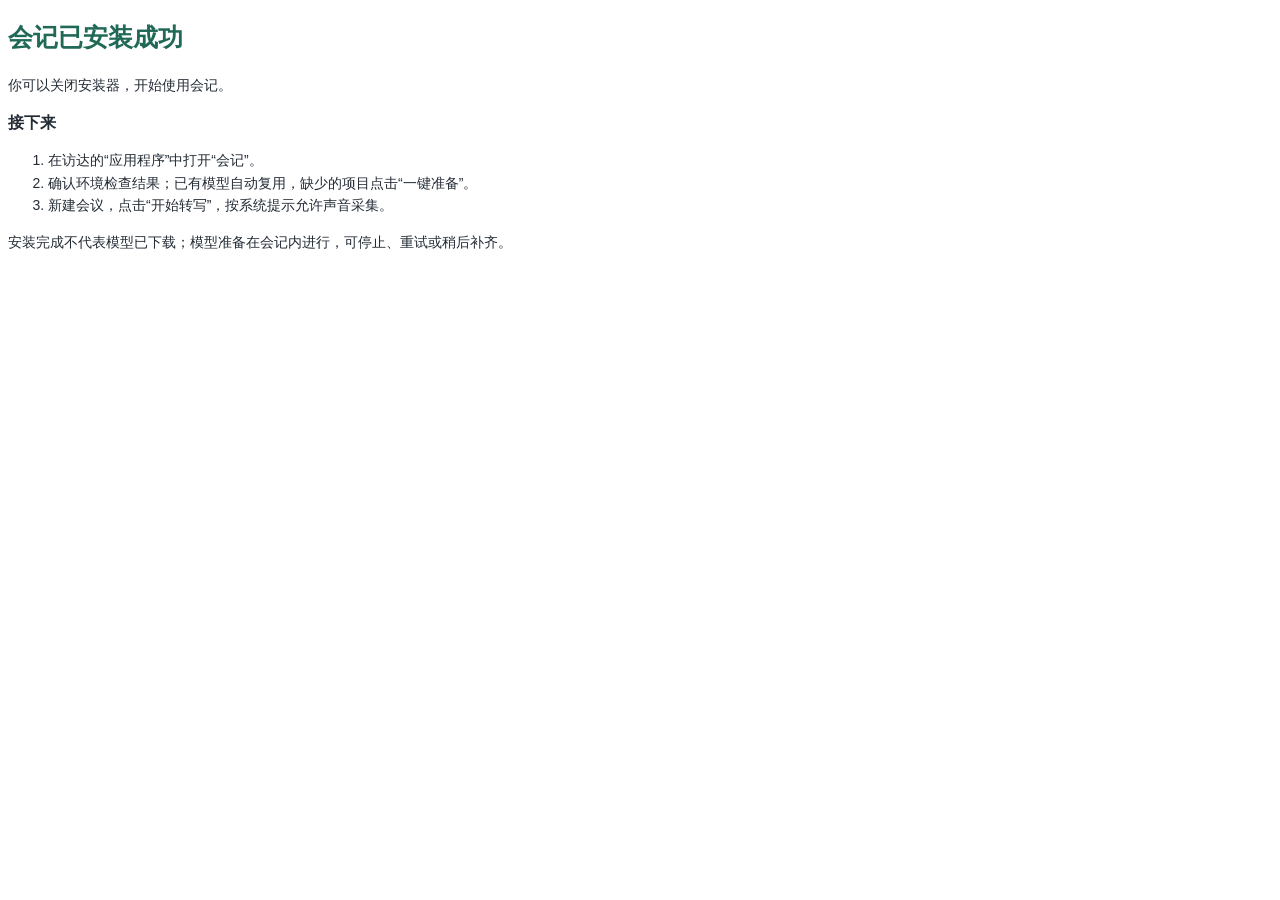
<file: packaging/installer/conclusion.html>
<!doctype html>
<html lang="zh-CN"><head><meta charset="utf-8"><style>
body { font-family: -apple-system, sans-serif; font-size: 14px; color: #232b35; line-height: 1.6; }
h1 { font-size: 25px; color: #216957; } h2 { font-size: 16px; }
</style></head><body>
<h1>会记已安装成功</h1>
<p>你可以关闭安装器，开始使用会记。</p>
<h2>接下来</h2>
<ol>
<li>在访达的“应用程序”中打开“会记”。</li>
<li>确认环境检查结果；已有模型自动复用，缺少的项目点击“一键准备”。</li>
<li>新建会议，点击“开始转写”，按系统提示允许声音采集。</li>
</ol>
<p>安装完成不代表模型已下载；模型准备在会记内进行，可停止、重试或稍后补齐。</p>
</body></html>
</file>
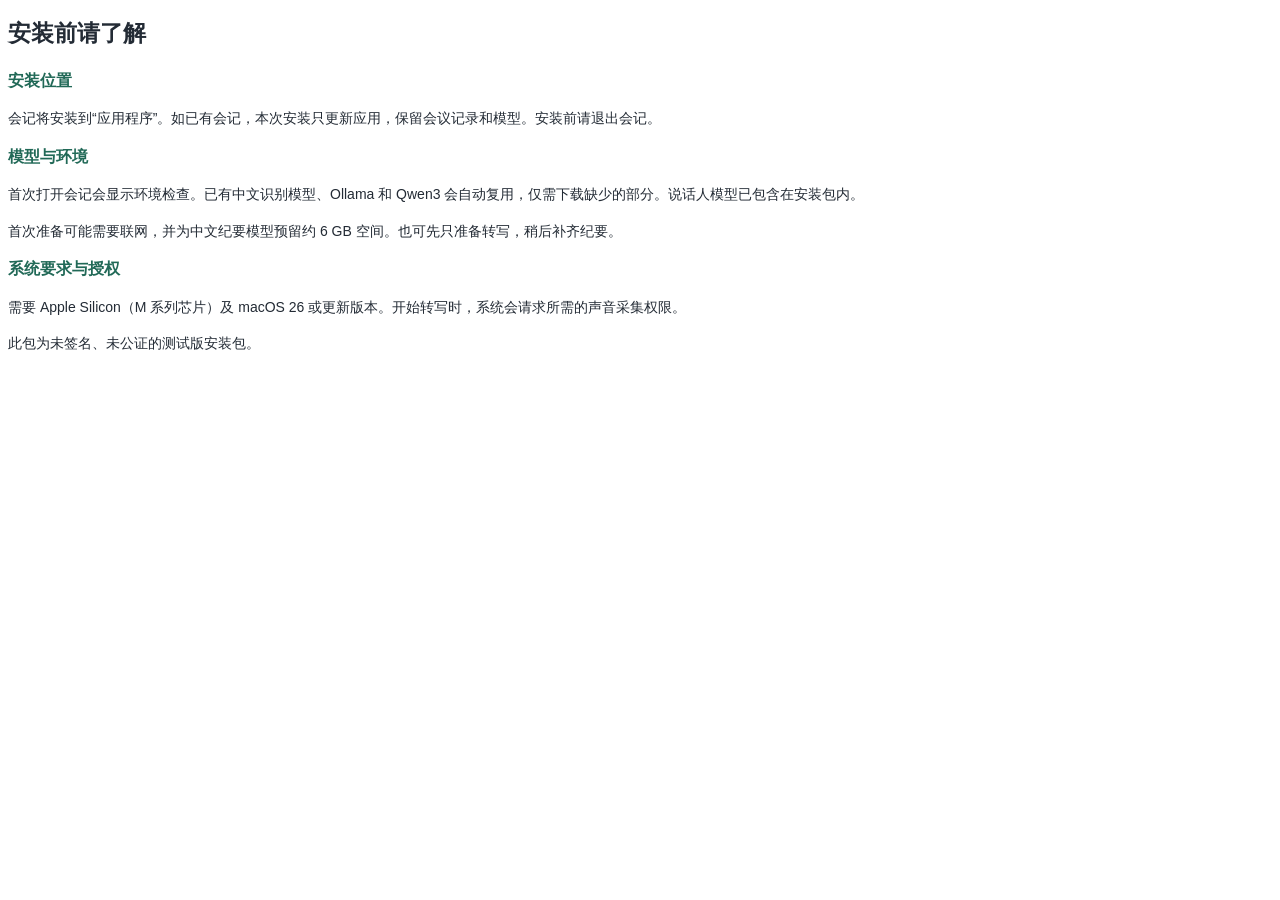
<file: packaging/installer/readme.html>
<!doctype html>
<html lang="zh-CN"><head><meta charset="utf-8"><style>
body { font-family: -apple-system, sans-serif; font-size: 14px; color: #232b35; line-height: 1.6; }
h1 { font-size: 23px; } h2 { font-size: 16px; color: #216957; }
</style></head><body>
<h1>安装前请了解</h1>
<h2>安装位置</h2>
<p>会记将安装到“应用程序”。如已有会记，本次安装只更新应用，保留会议记录和模型。安装前请退出会记。</p>
<h2>模型与环境</h2>
<p>首次打开会记会显示环境检查。已有中文识别模型、Ollama 和 Qwen3 会自动复用，仅需下载缺少的部分。说话人模型已包含在安装包内。</p>
<p>首次准备可能需要联网，并为中文纪要模型预留约 6 GB 空间。也可先只准备转写，稍后补齐纪要。</p>
<h2>系统要求与授权</h2>
<p>需要 Apple Silicon（M 系列芯片）及 macOS 26 或更新版本。开始转写时，系统会请求所需的声音采集权限。</p>
<p>此包为未签名、未公证的测试版安装包。</p>
</body></html>
</file>
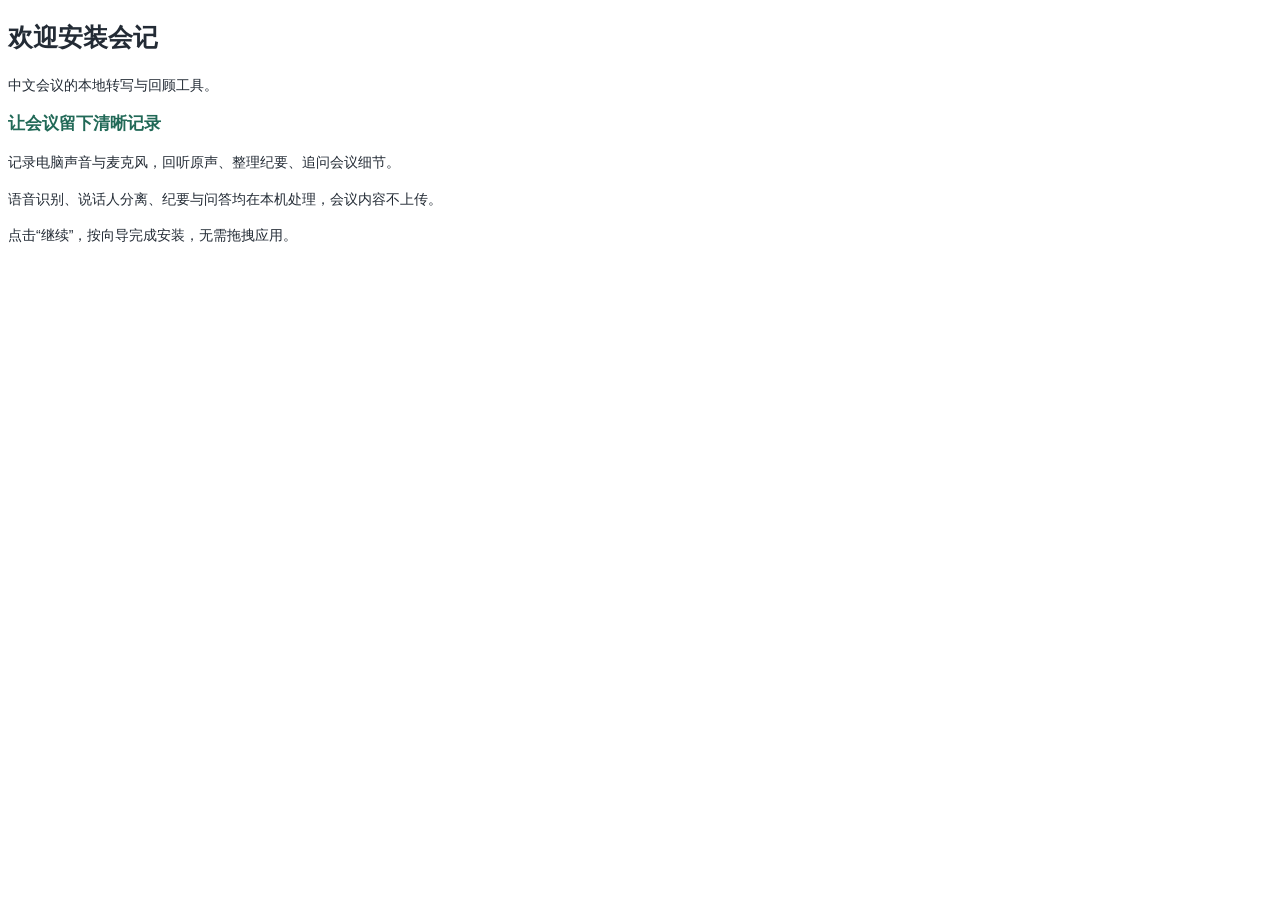
<file: packaging/installer/welcome.html>
<!doctype html>
<html lang="zh-CN"><head><meta charset="utf-8"><style>
body { font-family: -apple-system, sans-serif; font-size: 14px; color: #232b35; line-height: 1.6; }
h1 { font-size: 25px; } h2 { font-size: 17px; color: #216957; }
</style></head><body>
<h1>欢迎安装会记</h1>
<p>中文会议的本地转写与回顾工具。</p>
<h2>让会议留下清晰记录</h2>
<p>记录电脑声音与麦克风，回听原声、整理纪要、追问会议细节。</p>
<p>语音识别、说话人分离、纪要与问答均在本机处理，会议内容不上传。</p>
<p>点击“继续”，按向导完成安装，无需拖拽应用。</p>
</body></html>
</file>
<file: docs/style.css>
:root{--paper:#f8f9f6;--ink:#18352f;--muted:#65746d;--teal:#157f70;--line:#dfe6df;--pale:#eaf1e8;--white:#fff;--sans:-apple-system,BlinkMacSystemFont,"Segoe UI","PingFang SC","Hiragino Sans GB","Microsoft YaHei",sans-serif}
*{box-sizing:border-box}html{scroll-behavior:smooth;scroll-padding-top:94px}body{margin:0;background:var(--paper);color:var(--ink);font:15px/1.75 var(--sans);-webkit-font-smoothing:antialiased}a{color:inherit;text-decoration:none}button{font:inherit;cursor:pointer}img{max-width:100%;height:auto;display:block}button,a,summary{-webkit-tap-highlight-color:transparent}:focus-visible{outline:3px solid #258778;outline-offset:5px}[hidden]{display:none!important}.container{width:min(1200px,calc(100% - 96px));margin-inline:auto}.section{padding-block:112px}.eyebrow{font-size:12px;font-weight:600;letter-spacing:.09em;color:var(--teal);margin:0 0 22px}h1,h2,h3,h4,p{margin-top:0}h2{font-size:38px;line-height:1.4;letter-spacing:-1.1px;font-weight:650}h3{font-size:21px;line-height:1.5;font-weight:620}p{color:var(--muted)}.skip-link{position:fixed;top:-80px;left:20px;z-index:10;background:var(--white);padding:12px}.skip-link:focus{top:8px}.site-header{position:sticky;top:0;z-index:5;background:rgba(248,249,246,.95);border-bottom:1px solid var(--line);backdrop-filter:blur(16px)}.header-inner{height:78px;display:flex;align-items:center;justify-content:space-between}.brand{display:flex;align-items:center;gap:10px;font-size:23px;font-weight:650;letter-spacing:-.5px}.brand img{flex-shrink:0}.site-header nav{display:flex;align-items:center;gap:30px;font-size:13px;font-weight:500}.site-header nav a:hover,.text-link:hover,.faq a:hover,.site-footer a:hover{color:var(--teal)}.nav-github{border-left:1px solid var(--line);padding-left:30px}.menu-toggle{display:none;background:none;border:0;color:var(--ink)}.hero{display:grid;grid-template-columns:.88fr 1.25fr;gap:50px;align-items:center;padding-block:95px 82px}.hero .eyebrow{display:flex;align-items:center;gap:9px;font-size:11px}.status-dot{display:inline-block;width:6px;height:6px;border-radius:50%;background:var(--teal);flex-shrink:0}h1{font-size:clamp(42px,4vw,56px);font-weight:680;line-height:1.35;letter-spacing:-2px;margin-bottom:24px}h1 span{color:var(--teal)}.hero-lead{font-size:16px;line-height:1.95;max-width:390px;margin-bottom:29px}.hero-actions{display:flex;gap:23px;align-items:center;flex-wrap:wrap}.button{display:inline-flex;align-items:center;justify-content:center;gap:12px;font-weight:550;font-size:14px;padding:14px 22px;border-radius:8px;min-height:50px;transition:background .18s,transform .18s}.primary{background:var(--teal);color:var(--white);box-shadow:0 4px 10px #157f7010}.primary:hover{background:#0c665b;transform:translateY(-1px)}.button svg{width:18px;height:18px;fill:none;stroke:currentColor;stroke-width:1.8;stroke-linecap:round;stroke-linejoin:round}.text-link{font-size:13px;font-weight:550;display:inline-flex;align-items:center;gap:10px}.download-meta{font-size:10px;margin:14px 0 27px;color:#6e7d75}.hero-facts{padding:0;margin:0;list-style:none;display:flex;gap:20px;font-size:10px;color:var(--muted)}.hero-facts li::before{content:'✓';margin-right:5px;color:var(--teal)}.preview-wrap{position:relative;min-width:0;padding:20px 0 0}.preview-wrap::before{content:'';position:absolute;z-index:-1;inset:0 -22px 29px 28px;border-radius:22px;background:#e5eee2;transform:rotate(3deg)}.app-window{border:1px solid #d4ded5;border-radius:12px;background:#fff;overflow:hidden;box-shadow:0 20px 50px #254d3420}.window-chrome{height:36px;border-bottom:1px solid #e4e8e1;background:#f5f6f2;display:flex;align-items:center;justify-content:space-between;padding:0 13px;font-size:10px;color:#738276}.traffic-lights{display:flex;gap:5px}.traffic-lights i{width:7px;height:7px;border-radius:50%;background:#e89587}.traffic-lights i:nth-child(2){background:#ecc57a}.traffic-lights i:nth-child(3){background:#90b68d}.chrome-label{font-size:9px}.app-body{display:grid;grid-template-columns:132px minmax(0,1fr);min-height:363px}.app-sidebar{background:#f1f4ee;border-right:1px solid #e2e7df;padding:17px 12px;display:flex;flex-direction:column;font-size:10px}.sidebar-title{display:flex;justify-content:space-between;font-size:12px;font-weight:650;margin-bottom:13px}.sidebar-search{border:1px solid #dce4d9;border-radius:5px;padding:5px 7px;color:#8a978c}.sidebar-section{display:flex;flex-direction:column;gap:6px;padding:18px 5px 13px}.sidebar-caption{color:#93a08f;font-size:9px;padding:6px 5px}.sample-meeting{padding:10px 8px;border-radius:6px;margin-top:4px}.sample-meeting b,.sample-meeting span{display:block}.sample-meeting b{font-size:10px;font-weight:560}.sample-meeting span{font-size:8px;color:#8a968b;margin-top:3px}.sample-meeting.selected{background:#ddeade;color:#23624e}.sidebar-bottom{display:flex;align-items:center;gap:5px;font-size:8px;color:#879382;margin-top:auto;padding-top:15px}.sidebar-bottom .status-dot{width:4px;height:4px}.app-workspace{padding:22px 22px 0;min-width:0}.meeting-heading{display:flex;align-items:center;justify-content:space-between}.small-label{font-size:8px;color:#8a978b}.meeting-heading h2{font-size:19px;letter-spacing:-.4px;margin:2px 0 12px}.saved-label{font-size:8px;color:#7d9180}.capture-bar{display:flex;align-items:center;gap:12px;background:#f1f5ef;border:1px solid #e6ece1;border-radius:5px;font-size:7px;padding:7px 9px;color:#7a8776}.capture-bar>span:first-child{color:#397254;display:flex;align-items:center;gap:5px}.capture-bar .status-dot{width:4px;height:4px}.capture-bar>span:last-child{margin-left:auto}.demo-tabs{display:flex;gap:23px;border-bottom:1px solid #e6ebe3;margin-top:14px}.demo-tabs button{padding:7px 0 8px;background:none;border:0;border-bottom:2px solid transparent;color:#8a9588;font-size:10px}.demo-tabs button[aria-selected=true]{color:var(--teal);border-bottom-color:var(--teal);font-weight:600}.demo-content{min-height:229px;padding-top:17px;font-size:10px;line-height:1.8}.speaker{display:flex;align-items:center;gap:6px;font-size:9px}.avatar{width:19px;height:19px;border-radius:5px;display:grid;place-items:center;font-size:8px}.jade{background:#e0eee3;color:#4a7d62}.sand{background:#f5e8d5;color:#957742}.speaker b{font-weight:560}.speaker time{color:#9da798;font-size:8px;margin-left:3px}.utterance p{margin:7px 0 15px 25px;font-size:10px;color:#556553;line-height:1.85}.highlight-label{margin-left:auto;background:#f6efd8;border-radius:3px;color:#a0914e;padding:0 5px;font-size:7px}.summary-label{font-size:8px;color:var(--teal);margin-bottom:11px}.demo-content h3{font-size:13px;margin-bottom:6px}.demo-content h4{font-size:10px;margin-bottom:5px}.demo-content p{margin-bottom:10px;font-size:10px;line-height:1.9}.demo-content ul{padding-left:16px;color:var(--muted);margin-top:5px}.demo-note{font-size:8px!important;color:#99a394;margin-top:16px}.demo-task{display:flex;gap:9px;margin-bottom:17px}.task-box{width:12px;height:12px;margin-top:4px;border:1px solid #cdd9cb;border-radius:3px;flex-shrink:0}.demo-task b{font-size:11px;font-weight:560}.demo-task p{margin:2px 0;font-size:9px}.demo-task blockquote{color:#899486;font-size:8px;margin:5px 0;border-left:2px solid #dde7d7;padding-left:6px}.preview-caption{margin:20px 0 0;font-size:9px;text-align:center;color:#84917f}.preview-caption>span{color:var(--teal);font-size:13px;padding-right:7px}.mobile-break{display:none}.features{border-top:1px solid var(--line);display:grid;grid-template-columns:.85fr 1.4fr;gap:70px}.section-intro>p:last-child{font-size:14px;line-height:1.9;margin-top:24px}.feature-grid{display:grid;grid-template-columns:1fr 1fr;gap:44px 38px}.feature-number{font-size:10px;letter-spacing:.07em;color:#869783;display:block;margin-bottom:14px}.feature h3{font-size:19px;margin-bottom:11px}.feature p{font-size:13px;line-height:1.9;margin-bottom:18px}.feature-detail{font-size:10px;color:var(--teal);border-top:1px solid var(--line);padding-top:10px}.start-section{background:#edf2e9;border-block:1px solid #e5eade}.section-heading{display:flex;align-items:center;justify-content:space-between;gap:30px;margin-bottom:49px}.section-heading h2{margin-bottom:0}.steps{display:grid;grid-template-columns:repeat(3,1fr);gap:48px;list-style:none;padding:0;margin:0}.step-number{display:grid;place-items:center;width:31px;height:31px;border:1px solid #bacfba;border-radius:50%;font-size:12px;color:var(--teal);margin-bottom:20px}.steps h3{font-size:20px;margin-bottom:11px}.steps p{font-size:13px;line-height:1.9;min-height:76px;margin-bottom:18px}.install-visual{display:flex;align-items:center;gap:17px;min-height:108px;position:relative;max-width:250px}.install-visual>span:first-of-type{color:#90a68c;font-size:22px}.install-visual svg{width:56px;height:50px;fill:#d4e3d3;stroke:#88a989;stroke-width:1.7;stroke-linejoin:round}.install-visual>span:last-child{position:absolute;font-size:8px;top:84px;left:104px;color:#7b8f79}.setup-visual{font-size:9px;background:#f8faf6;border:1px solid #dce5d6;border-radius:7px;padding:9px 12px;max-width:300px;min-height:108px}.setup-visual>span{display:flex;align-items:center;gap:8px;margin:7px 0}.setup-visual small{margin-left:auto;color:#899a85;font-size:8px}.check-mark,.optional-mark{display:inline-grid;place-items:center;width:14px;height:14px;border-radius:50%;background:#e0ecdc;color:var(--teal);font-size:9px;font-style:normal}.optional-mark{background:#edf0e7;color:#8a967e}.meeting-visual{padding:17px;border:1px solid #d9e3d3;border-radius:7px;max-width:300px;min-height:108px;font-size:12px;background:#f8faf6}.meeting-visual b{margin-left:7px;font-weight:550}.meeting-visual>span:last-child{display:block;margin-top:14px;color:#8b9a83;font-size:10px}.setup-footnote{font-size:11px;line-height:1.9;margin-top:44px;padding-top:22px;border-top:1px solid #d6e0ce;color:#7a8b72}.setup-footnote b{font-weight:560;color:#516b4e}.privacy{display:grid;grid-template-columns:1fr 1fr;gap:130px;align-items:center}.privacy-copy>p:not(.eyebrow){font-size:14px;line-height:2;margin-bottom:28px;max-width:380px}.privacy-panel{position:relative;background:#e9efe5;border:1px solid #dfe7d8;border-radius:15px;padding:42px 35px}.privacy-symbol{position:absolute;right:35px;top:34px;width:42px;fill:none;stroke:#82a27b;stroke-width:1.8;stroke-linecap:round;stroke-linejoin:round}.privacy-panel h3{font-size:20px;margin-bottom:27px}.privacy-panel ul{list-style:none;padding:0;margin:0}.privacy-panel li{display:flex;gap:16px;margin-bottom:22px}.privacy-panel li:last-child{margin-bottom:0}.privacy-panel li>span{color:#88a27d;font-size:10px;padding-top:3px}.privacy-panel b{font-size:13px;font-weight:550}.privacy-panel p{font-size:11px;color:#7d8d74;margin:4px 0}.faq{border-top:1px solid var(--line);display:grid;grid-template-columns:.85fr 1.4fr;gap:70px}.faq details{border-bottom:1px solid var(--line)}.faq details:first-child{border-top:1px solid var(--line)}.faq summary{cursor:pointer;list-style:none;display:flex;justify-content:space-between;gap:20px;font-size:14px;font-weight:550;padding:20px 0}.faq summary::-webkit-details-marker{display:none}.faq summary::after{content:'＋';color:#829b7e;font-size:18px;font-weight:400;line-height:1.4}.faq details[open] summary::after{content:'−'}.faq details p{font-size:12px;line-height:2;margin:0 24px 21px 0}.faq a{color:var(--teal);text-decoration:underline;text-underline-offset:3px}.download-section{background:#e3eddd;border:1px solid #d9e5d2;border-radius:17px;padding:51px 60px;display:flex;justify-content:space-between;align-items:center;gap:30px;margin-bottom:76px}.download-section h2{font-size:33px;margin-bottom:0}.download-section .eyebrow{font-size:10px;margin-bottom:15px}.download-cta{text-align:center}.download-cta .button{min-width:220px}.download-cta p{font-size:9px;color:#7b8d74;margin:15px 0 8px}.download-cta>a:last-child{font-size:10px;color:#71866a;text-decoration:underline;text-underline-offset:3px}.site-footer{border-top:1px solid var(--line);padding-block:28px;display:flex;align-items:center;gap:22px}.site-footer .brand{font-size:16px;gap:7px}.site-footer p{font-size:10px;margin:0;color:#8b9786}.site-footer>div{display:flex;gap:26px;margin-left:auto;font-size:11px;color:#72826b}
@media(min-width:1500px){.hero{padding-block:115px 110px}.hero-lead{font-size:17px}.app-body{min-height:385px}}
@media(max-width:1100px){.container{width:calc(100% - 64px)}.hero{gap:30px;grid-template-columns:.9fr 1.2fr;padding-block:70px}h1{font-size:43px}.hero-lead{font-size:14px}.hero-actions{gap:15px}.button{padding-inline:17px;font-size:12px}.text-link{font-size:11px}.hero-facts{gap:12px;font-size:9px}.app-body{grid-template-columns:108px minmax(0,1fr)}.app-workspace{padding:18px 15px 0}.mic-state{display:none}.utterance p{font-size:9px}.sidebar-section{font-size:9px}.features,.faq{gap:45px;grid-template-columns:.8fr 1.5fr}.privacy{gap:60px}.steps{gap:30px}.section{padding-block:86px}h2{font-size:32px}.preview-wrap::before{right:-12px}.download-section{padding:40px}}
@media(max-width:850px){.hero{grid-template-columns:1fr;padding-block:58px 62px;gap:38px}.hero-copy{max-width:620px}.hero-lead{max-width:500px;font-size:16px}.hero h1{font-size:52px}.hero-actions .button{font-size:14px;padding-inline:22px}.hero-actions .text-link{font-size:13px}.hero-facts{font-size:10px;gap:20px}.preview-wrap{max-width:670px;width:100%;padding-top:15px}.app-body{grid-template-columns:145px minmax(0,1fr);min-height:372px}.app-workspace{padding:23px 25px 0}.utterance p{font-size:11px}.demo-content{font-size:11px}.sidebar-section{font-size:11px}.app-sidebar{padding:20px 15px}.mic-state{display:inline}.capture-bar{font-size:8px}.sample-meeting b{font-size:11px}.sample-meeting span{font-size:9px}.features,.faq{grid-template-columns:1fr;gap:36px}.section-intro h2 br{display:none}.section-intro>p:last-child br{display:none}.feature-grid{gap:35px}.privacy{gap:40px}.privacy-panel{padding:30px 24px}.privacy-symbol{right:24px;top:25px;width:30px}.privacy-panel h3{font-size:17px}.privacy-panel p{font-size:10px}.steps{gap:24px}.steps h3{font-size:17px}.steps p{font-size:12px;min-height:95px}.install-visual{gap:12px}.install-visual>span:last-child{left:89px}.section-heading{align-items:flex-start}.section-heading>.text-link{margin-top:35px;flex-shrink:0}.download-section{padding:35px}.download-section h2{font-size:28px}.download-cta .button{min-width:200px}.site-header nav{gap:21px}.nav-github{padding-left:20px}}
@media(max-width:600px){html{scroll-padding-top:82px}.container{width:calc(100% - 40px)}.header-inner{height:68px}.brand{font-size:21px}.brand img{width:32px;height:32px}.menu-toggle{display:flex;align-items:center;gap:10px;font-size:12px;padding:10px 0}.menu-toggle span{font-size:16px}.site-header nav{display:none;position:absolute;top:68px;left:0;right:0;background:var(--paper);border-bottom:1px solid var(--line);padding:15px 20px;align-items:stretch;gap:0;flex-direction:column}.menu-toggle[aria-expanded=true]+nav{display:flex}.site-header nav a{padding:12px 8px;font-size:14px}.nav-github{border-left:0;border-top:1px solid var(--line);margin-top:5px}.hero{padding-block:42px 52px;gap:24px}.hero .eyebrow{font-size:10px;margin-bottom:20px}.hero h1{font-size:42px;letter-spacing:-1.3px;margin-bottom:21px}.hero-lead{font-size:14px;line-height:1.95;margin-bottom:25px}.hero-actions{gap:21px}.hero-actions .button{font-size:12px;padding:12px 17px;min-height:46px}.hero-actions .text-link{font-size:11px}.download-meta{font-size:9px;margin-bottom:22px}.hero-facts{gap:13px;font-size:9px}.preview-wrap{padding-top:15px}.preview-wrap::before{inset:0 -5px 37px 14px;transform:rotate(2deg);border-radius:13px}.app-window{border-radius:9px}.window-chrome{height:31px}.app-body{grid-template-columns:87px minmax(0,1fr);min-height:338px}.app-sidebar{padding:15px 8px}.sidebar-title{font-size:10px}.sidebar-search{font-size:8px;padding:4px}.sidebar-section{font-size:8px;gap:6px;padding:14px 3px}.sidebar-caption{font-size:8px}.sample-meeting{padding:8px 5px}.sample-meeting b{font-size:9px}.sample-meeting span{font-size:7px}.sidebar-bottom{font-size:6px;gap:3px}.app-workspace{padding:14px 11px 0}.meeting-heading h2{font-size:17px;margin-bottom:10px}.capture-bar{font-size:6px;padding:6px;gap:7px}.mic-state{display:none}.demo-tabs{gap:18px;margin-top:9px}.demo-tabs button{font-size:9px}.demo-content{padding-top:13px;min-height:226px}.utterance p{font-size:9px;margin:6px 0 13px 0;line-height:1.85}.speaker{font-size:8px;gap:5px}.speaker time{font-size:7px}.avatar{width:16px;height:16px;font-size:7px}.highlight-label{font-size:6px}.summary-label{font-size:7px}.demo-content p{font-size:9px}.demo-content h3{font-size:11px}.demo-content h4{font-size:9px}.demo-content ul{font-size:9px}.demo-note{font-size:7px!important}.demo-task b{font-size:9px}.demo-task blockquote{font-size:7px}.preview-caption{font-size:8px;line-height:1.8}.mobile-break{display:block}.section{padding-block:60px}.eyebrow{font-size:10px;margin-bottom:16px}h2{font-size:29px;letter-spacing:-.7px}.section-intro>p:last-child{font-size:12px;margin-top:16px}.features,.faq{gap:28px}.feature-grid{grid-template-columns:1fr;gap:28px}.feature{display:grid;grid-template-columns:72px 1fr;column-gap:16px}.feature-number{grid-row:1/4;font-size:9px;padding-top:4px}.feature h3{font-size:18px;margin-bottom:8px}.feature p{font-size:12px;margin-bottom:13px}.feature-detail{font-size:9px}.section-heading{display:block;margin-bottom:32px}.section-heading>.text-link{margin-top:16px;font-size:11px}.steps{grid-template-columns:1fr;gap:36px}.steps li{display:grid;grid-template-columns:34px 1fr;column-gap:15px}.step-number{grid-row:1/4;margin:3px 0}.steps h3{font-size:18px;margin-bottom:8px}.steps p{font-size:12px;min-height:0;margin-bottom:12px}.install-visual,.setup-visual,.meeting-visual{min-height:96px}.install-visual>span:last-child{top:76px}.setup-footnote{font-size:10px;margin-top:30px}.privacy{grid-template-columns:1fr;gap:26px}.privacy-copy>p:not(.eyebrow){font-size:13px;margin-bottom:20px}.privacy-panel{padding:29px 25px}.privacy-panel h3{font-size:20px}.privacy-panel p{font-size:11px}.privacy-symbol{width:32px;top:27px}.faq summary{font-size:12px;padding:18px 0;gap:13px}.faq details p{font-size:11px;margin-right:9px}.download-section{margin-bottom:44px;padding:30px 25px;display:block;border-radius:12px}.download-section h2{font-size:29px}.download-cta{text-align:left;margin-top:25px}.download-cta .button{min-width:210px}.download-cta p{font-size:8px}.download-cta>a:last-child{font-size:9px}.site-footer{flex-wrap:wrap;gap:9px 14px;padding-block:23px}.site-footer .brand{font-size:15px}.site-footer .brand img{width:25px;height:25px}.site-footer p{font-size:9px}.site-footer>div{width:100%;margin-left:39px;margin-top:7px;gap:23px;font-size:10px}}
@media(prefers-reduced-motion:reduce){html{scroll-behavior:auto}.button{transition:none}.primary:hover{transform:none}}

.demo-playback{display:flex;align-items:center;gap:8px;padding-top:12px;font-size:8px;color:var(--teal)}.playback-progress{height:3px;background:#e3ece0;border-radius:3px;flex:1;min-width:15px}.playback-progress>span{display:block;width:24%;height:3px;background:var(--teal);border-radius:3px}.answer-citation{margin:12px 0;padding:10px;border-left:2px solid #88ae85;background:#edf4e9;border-radius:3px;color:var(--muted)}.answer-citation b{display:block;color:var(--teal);font-size:8px;margin-bottom:4px}.answer-citation span{font-size:10px}.demo-tabs{gap:18px}@media(max-width:600px){.demo-tabs{gap:12px}.demo-playback{font-size:6px;gap:5px}.answer-citation{padding:8px}.answer-citation span{font-size:9px}}
</file>
